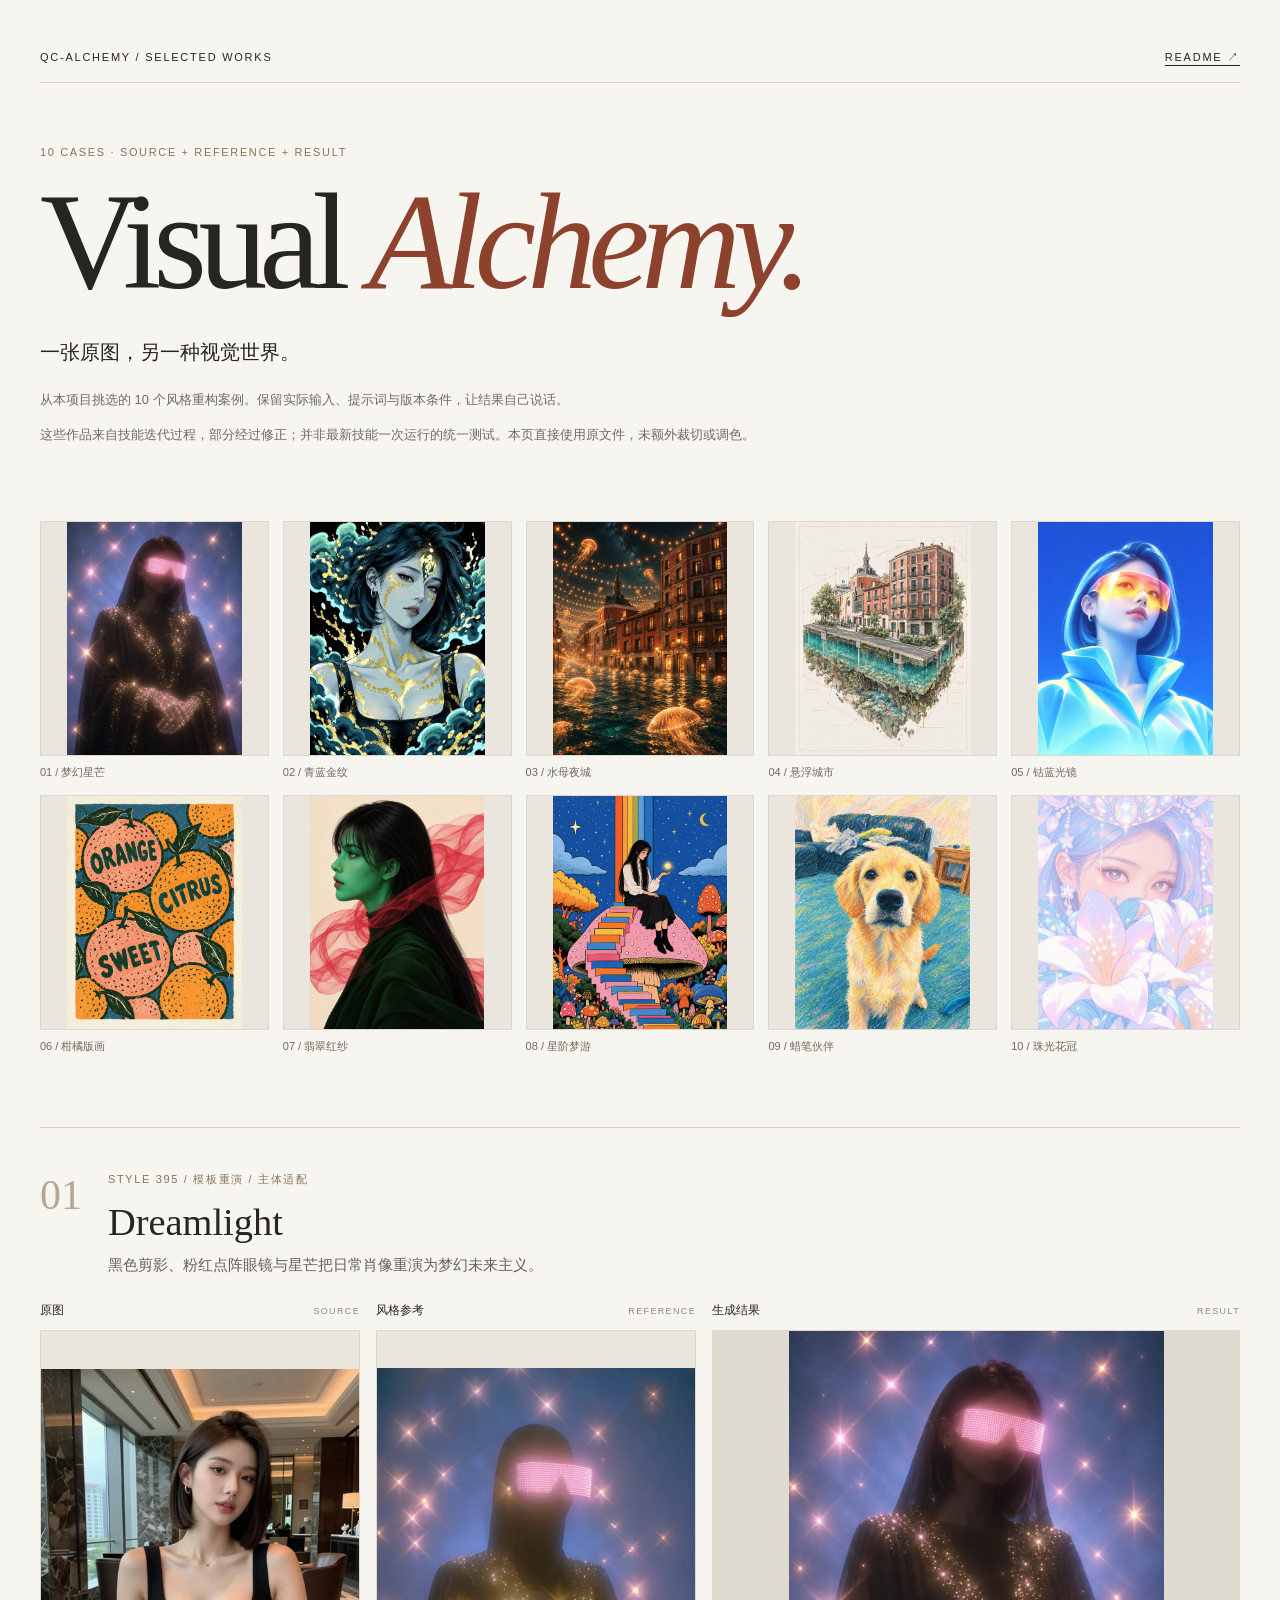
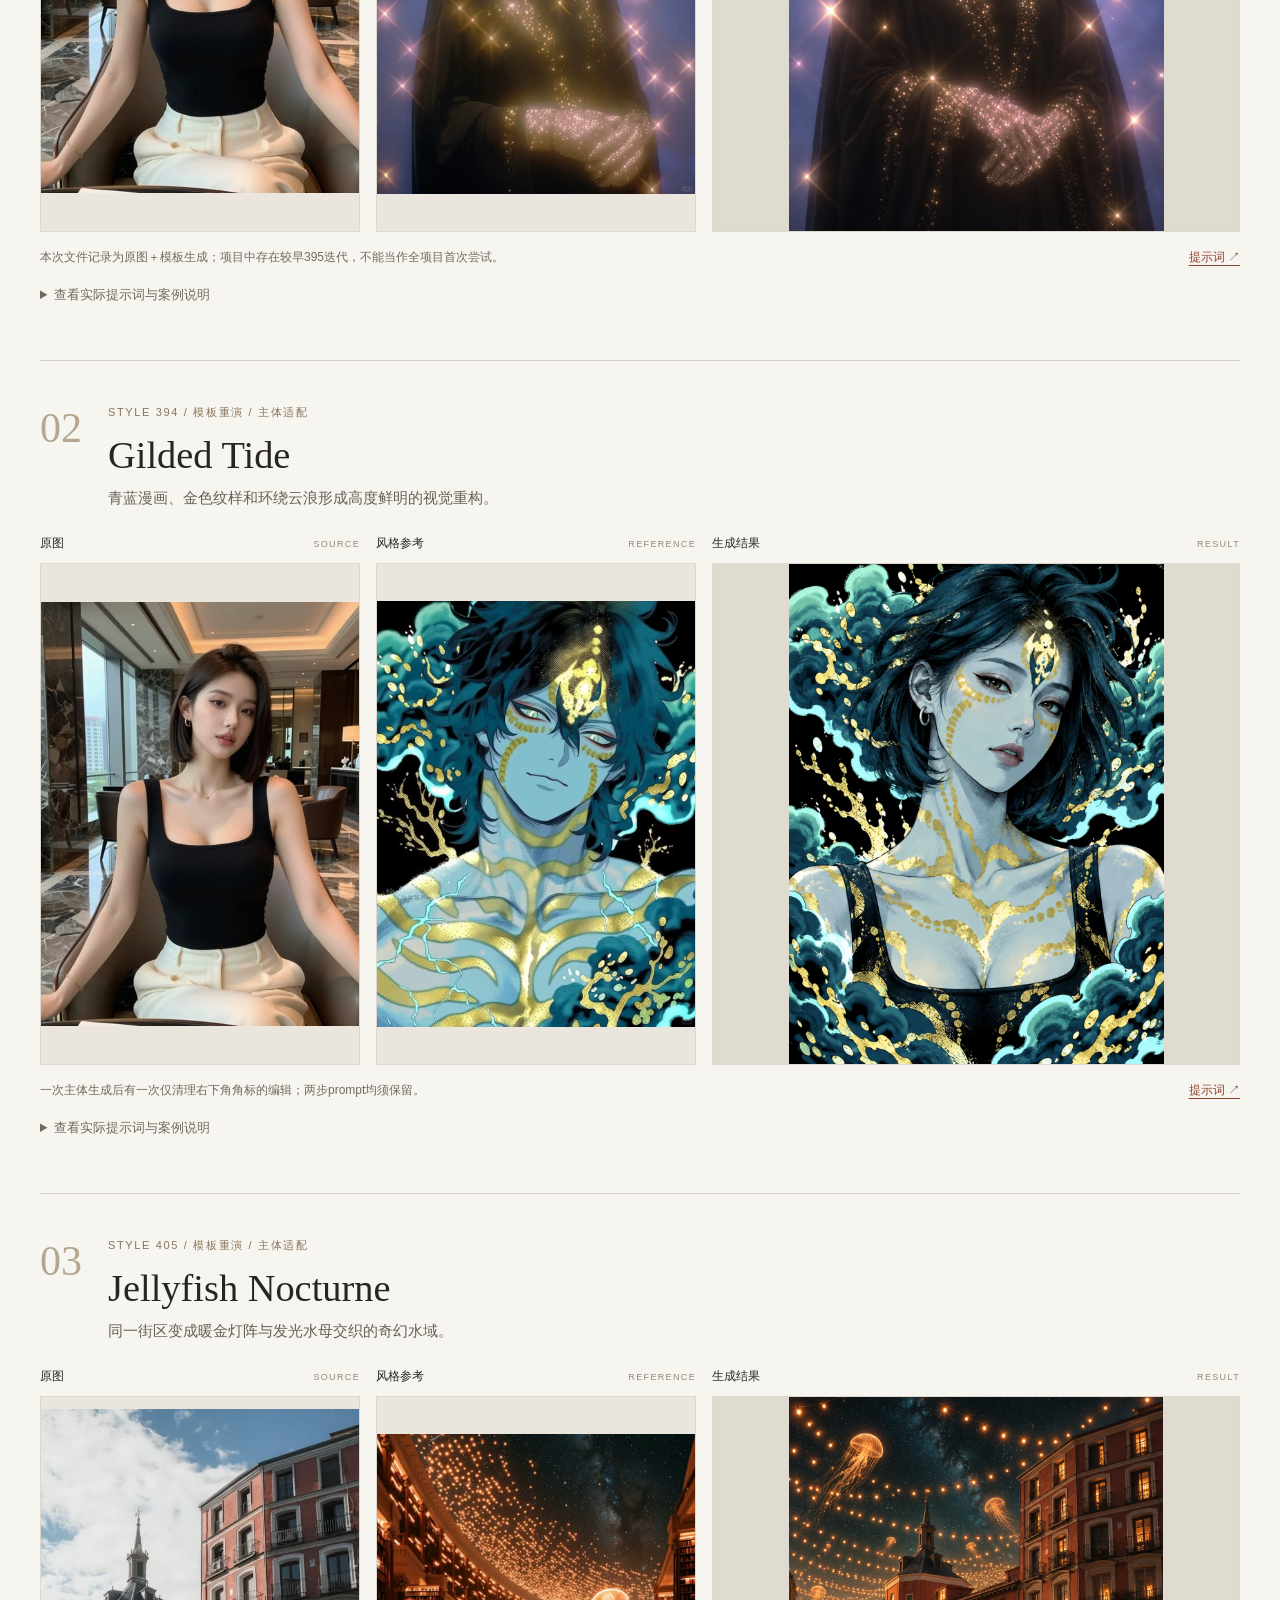
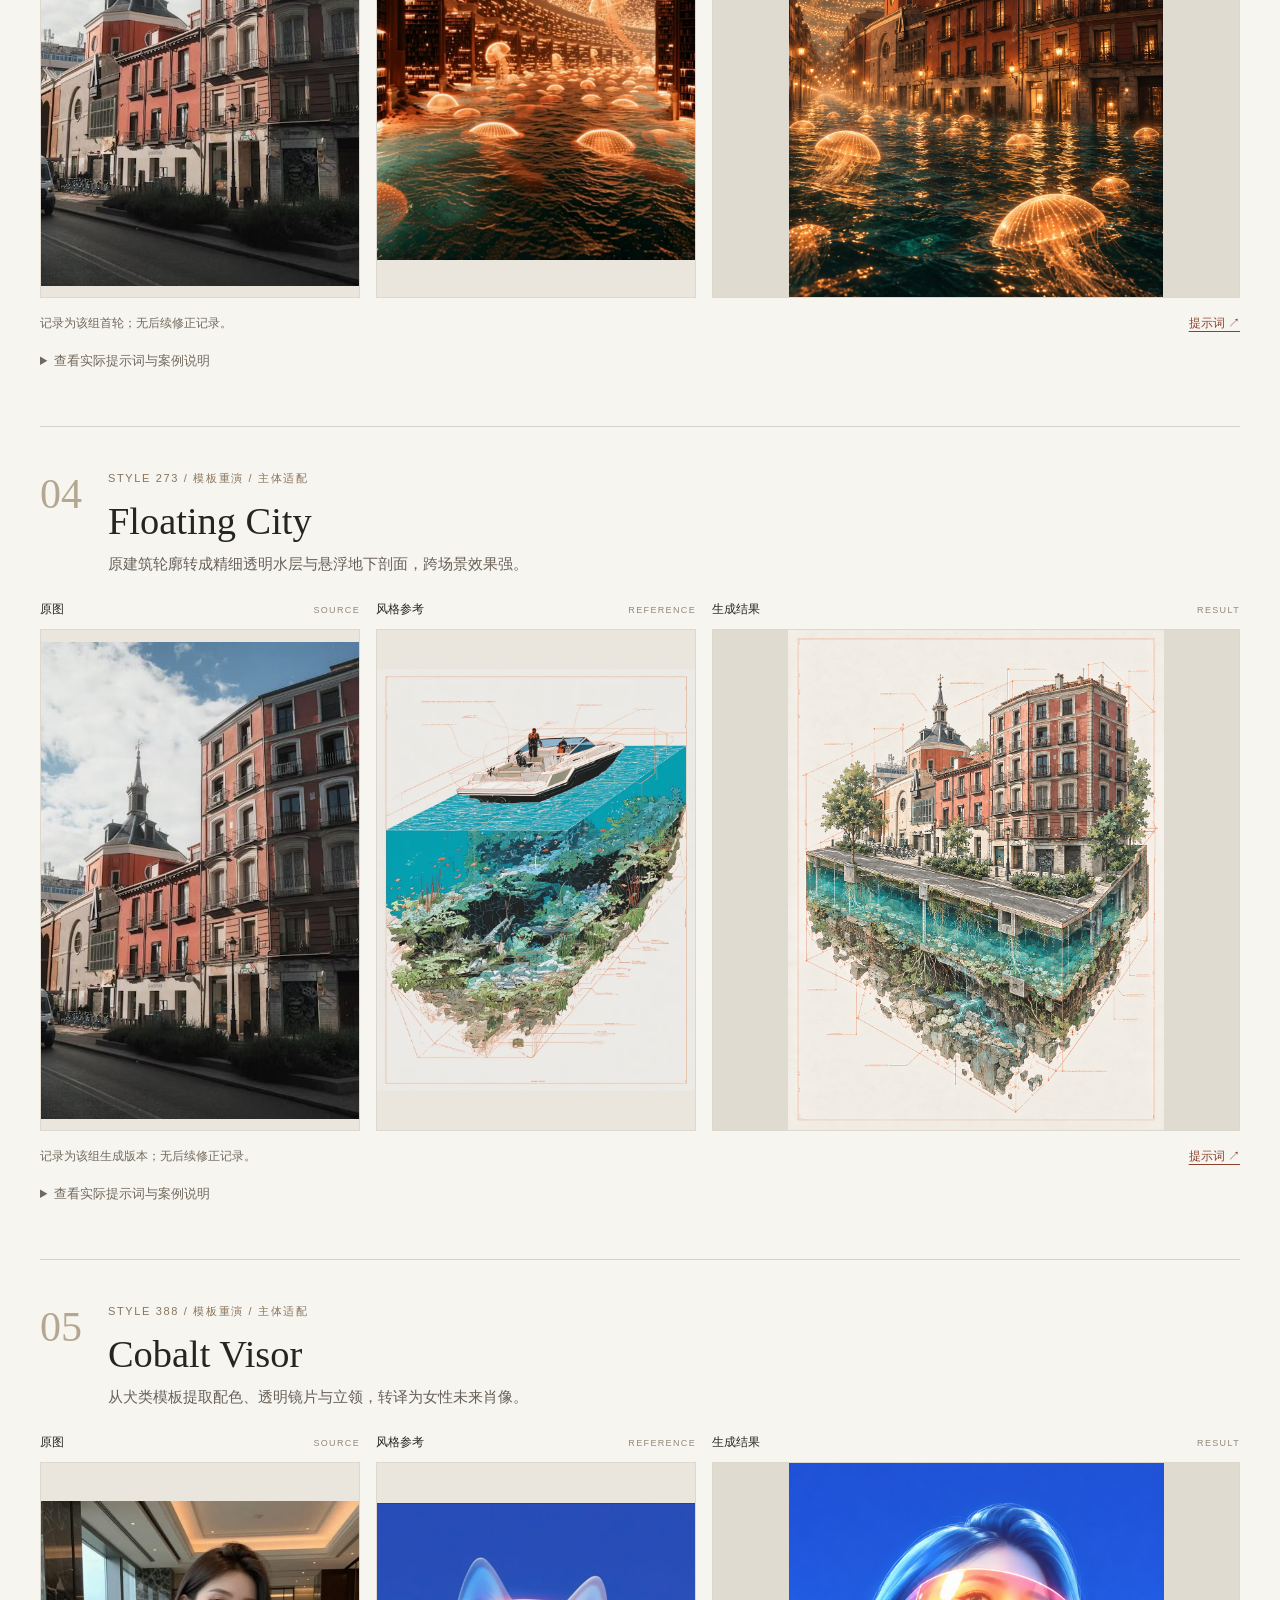
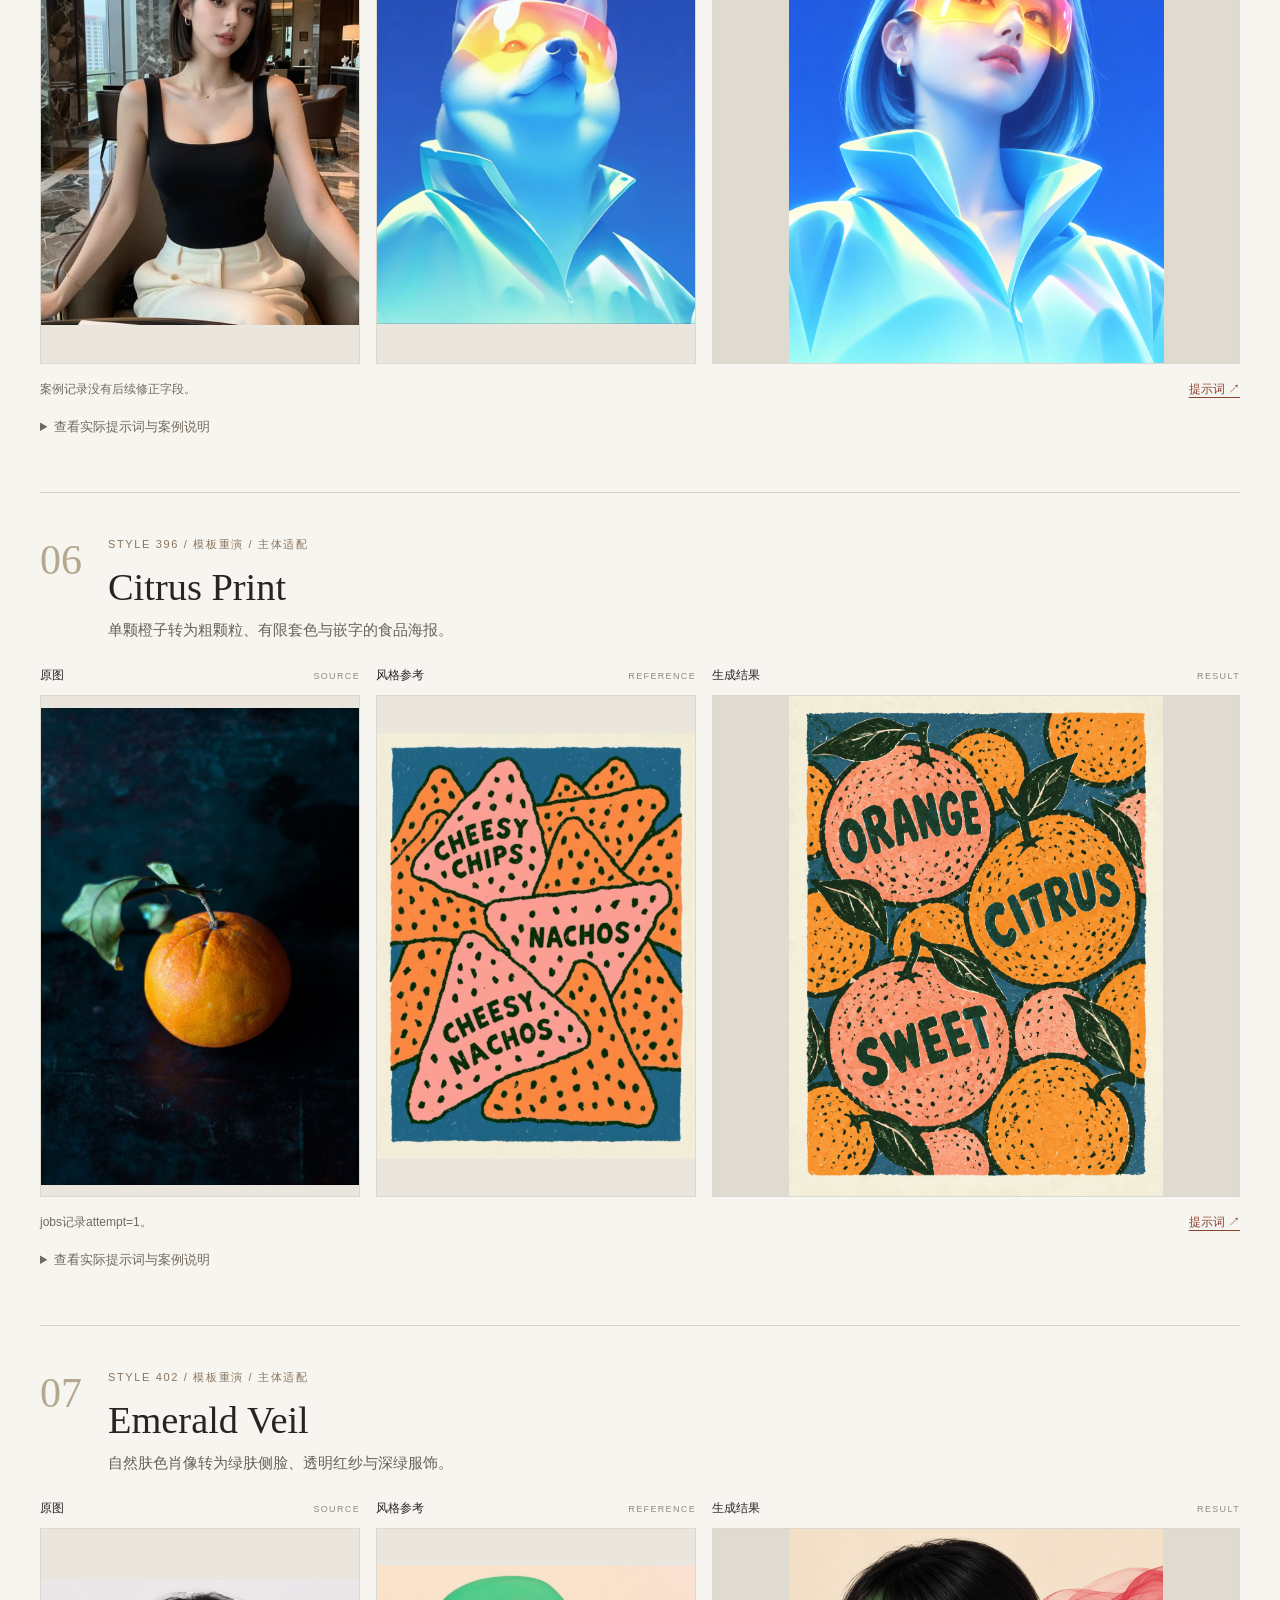
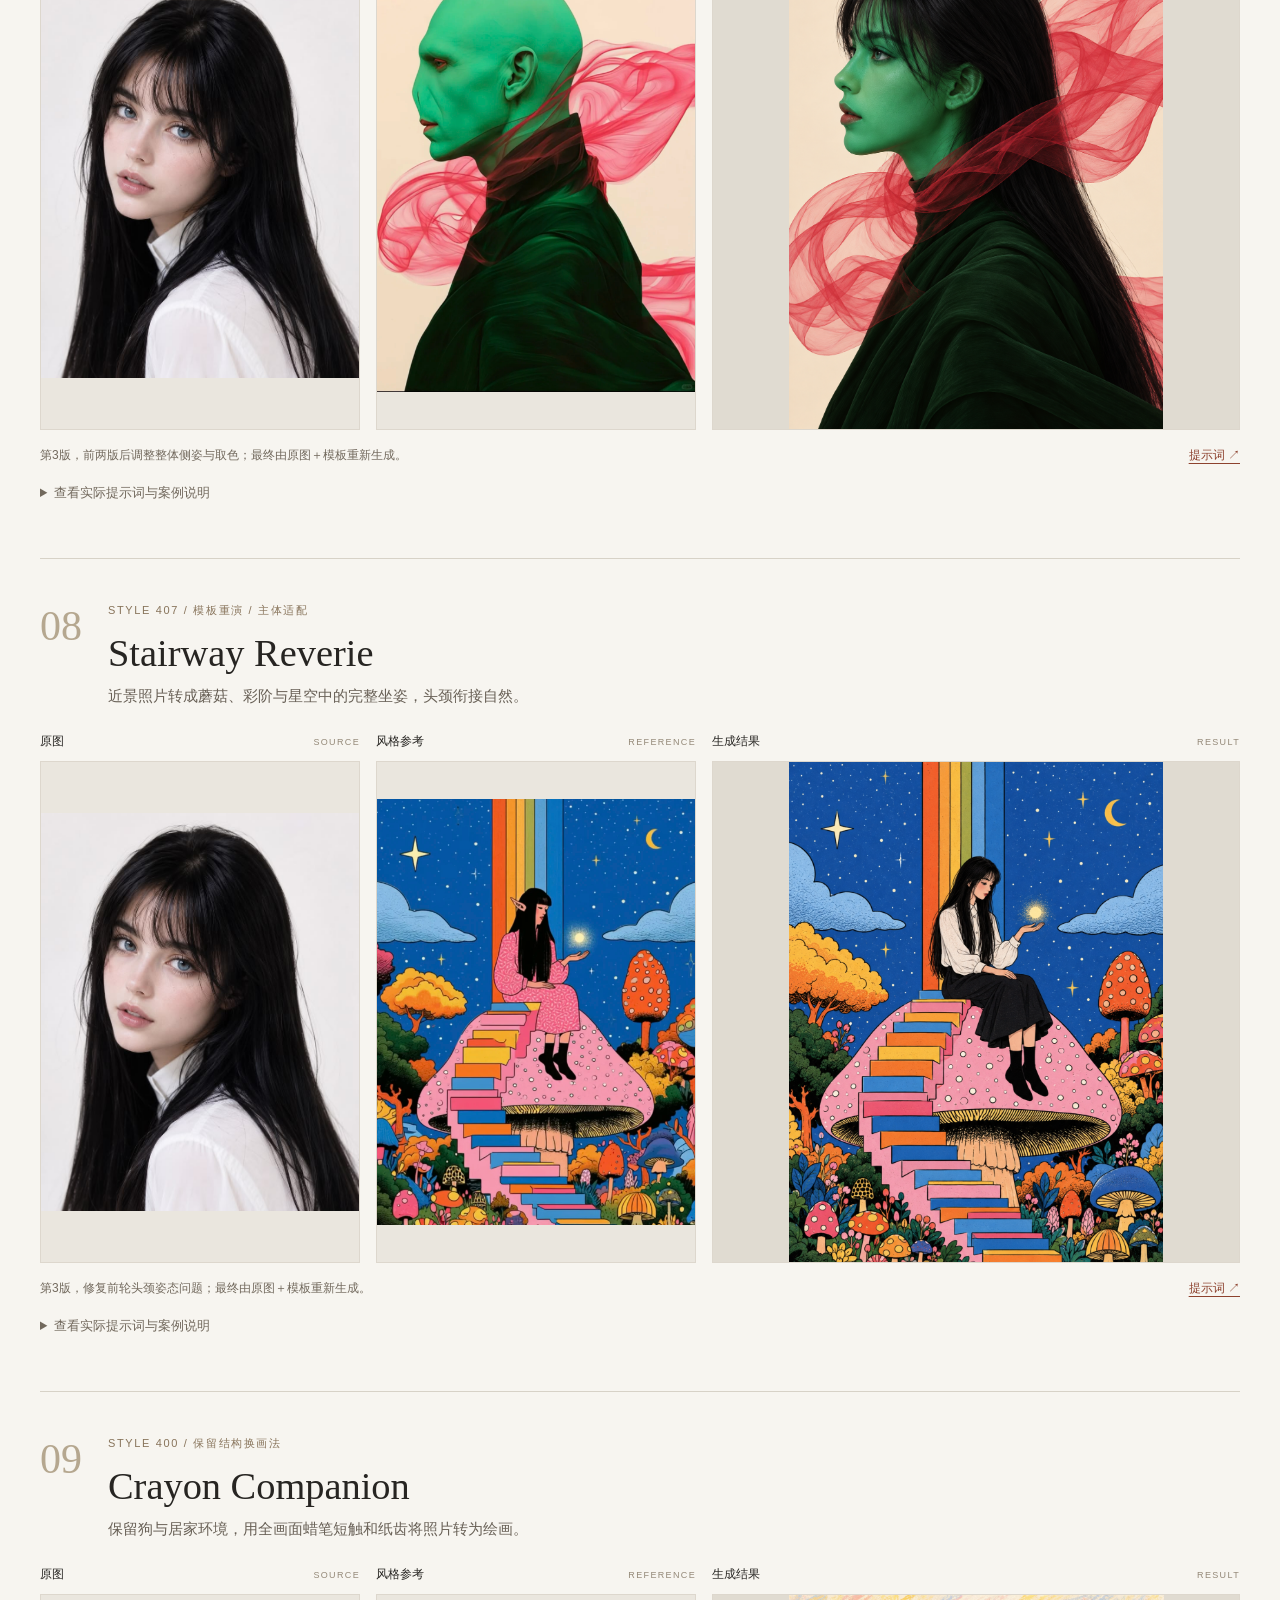
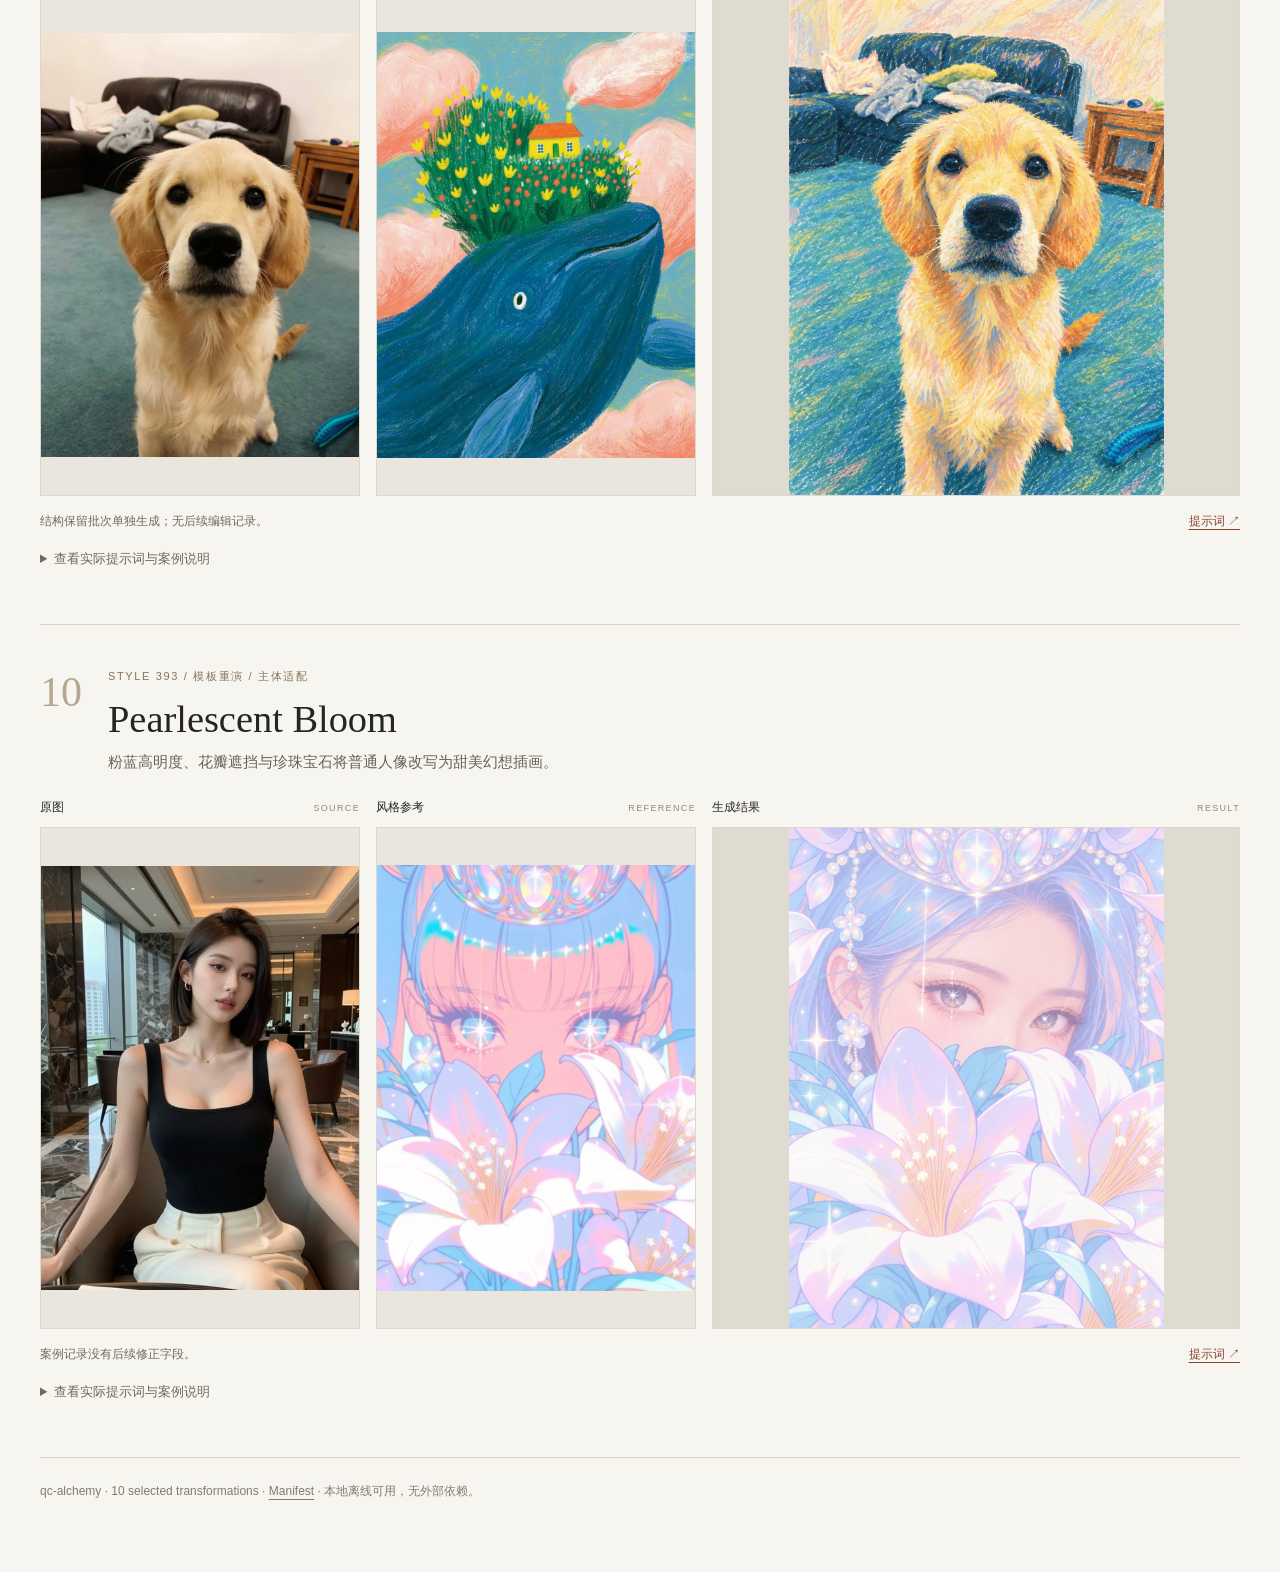
<file: examples/alchemy/index.html>
<!doctype html><html lang="zh-CN"><head><meta charset="utf-8"><meta name="viewport" content="width=device-width,initial-scale=1"><title>qc-alchemy — 10 Selected Transformations</title><style>*{box-sizing:border-box}html{scroll-behavior:smooth;scroll-padding-top:25px}body{margin:0;background:#f7f5f0;color:#272522;font:15px/1.65 -apple-system,BlinkMacSystemFont,"Segoe UI",sans-serif}a{color:inherit;text-underline-offset:4px}main{max-width:1320px;margin:auto;padding:48px 40px 70px}.topline{display:flex;justify-content:space-between;border-bottom:1px solid #d7d2c7;padding-bottom:16px;font-size:11px;letter-spacing:.16em}.hero{padding:60px 0 35px}.eyebrow{font-size:11px;letter-spacing:.15em;text-transform:uppercase;margin:0 0 10px;color:#88745b}h1{font:clamp(64px,11vw,138px)/1 Georgia,serif;letter-spacing:-.06em;margin:12px 0 25px}h1 em{font-weight:normal;color:#8d422e}.intro{font-size:20px;max-width:680px}.note{color:#706b63;font-size:13px;max-width:820px}.tiles{display:grid;grid-template-columns:repeat(5,1fr);gap:14px;margin:28px 0 72px}.tiles a{text-decoration:none}.tiles img{display:block;width:100%;height:235px;object-fit:contain;background:#eae6de;border:1px solid #ddd7cd}.tiles span{display:block;font-size:11px;margin-top:7px;color:#72695d}article{padding:42px 0 55px;border-top:1px solid #d7d2c7}.case-head{display:flex;gap:26px;margin-bottom:24px}.number{font:42px/1.2 Georgia,serif;color:#b5a78f}.case-head h2{font:clamp(25px,3vw,39px)/1.2 Georgia,serif;margin:0 0 8px}.description{margin:0;color:#686056}.comparison{display:grid;grid-template-columns:1fr 1fr 1.65fr;gap:16px;align-items:start}figure{margin:0;min-width:0}figcaption{display:flex;justify-content:space-between;align-items:center;margin-bottom:9px;font-size:12px}figcaption small{font-size:9px;letter-spacing:.15em;color:#948978}figure a{display:block;background:#eae6de;border:1px solid #ddd7cd}figure img{display:block;width:100%;height:500px;object-fit:contain}.result a{background:#e0dbd1}.case-foot{display:flex;justify-content:space-between;gap:20px;margin:16px 0;font-size:12px;color:#72695d}.case-foot a{white-space:nowrap;color:#8d422e}details{font-size:13px;color:#72695d}summary{cursor:pointer}pre{white-space:pre-wrap;overflow-wrap:anywhere;line-height:1.8;padding:22px;background:#ede9e0;border-radius:4px;color:#3f3b35;font:13px/1.8 ui-monospace,monospace}footer{border-top:1px solid #d7d2c7;padding-top:24px;font-size:12px;color:#857a6d}@media(max-width:800px){main{padding:25px 18px}.hero{padding-top:35px}.tiles{grid-template-columns:repeat(2,1fr);gap:12px;margin-bottom:35px}.tiles img{height:240px}.comparison{grid-template-columns:1fr 1fr;gap:12px}.result{grid-column:1/-1}.comparison img{height:260px}.result img{height:auto;max-height:720px}.case-head{gap:15px}.case-foot{display:block}.case-foot a{display:block;margin-top:6px}.topline{font-size:9px}.intro{font-size:17px}}@media(prefers-reduced-motion:reduce){html{scroll-behavior:auto}}</style></head><body><main><div class="topline"><span>QC-ALCHEMY / SELECTED WORKS</span><a href="README.md">README ↗</a></div><section class="hero"><p class="eyebrow">10 CASES · SOURCE + REFERENCE + RESULT</p><h1>Visual <em>Alchemy.</em></h1><p class="intro">一张原图，另一种视觉世界。</p><p class="note">从本项目挑选的 10 个风格重构案例。保留实际输入、提示词与版本条件，让结果自己说话。</p><p class="note">这些作品来自技能迭代过程，部分经过修正；并非最新技能一次运行的统一测试。本页直接使用原文件，未额外裁切或调色。</p></section><nav class="tiles" aria-label="案例索引"><a href="#case-395"><img src="01-395/result.png" alt="Dreamlight" loading="lazy"><span>01 / 梦幻星芒</span></a><a href="#case-394"><img src="02-394/result.png" alt="Gilded Tide" loading="lazy"><span>02 / 青蓝金纹</span></a><a href="#case-405"><img src="03-405/result.png" alt="Jellyfish Nocturne" loading="lazy"><span>03 / 水母夜城</span></a><a href="#case-273"><img src="04-273/result.png" alt="Floating City" loading="lazy"><span>04 / 悬浮城市</span></a><a href="#case-388"><img src="05-388/result.png" alt="Cobalt Visor" loading="lazy"><span>05 / 钴蓝光镜</span></a><a href="#case-396"><img src="06-396/result.png" alt="Citrus Print" loading="lazy"><span>06 / 柑橘版画</span></a><a href="#case-402"><img src="07-402/result.png" alt="Emerald Veil" loading="lazy"><span>07 / 翡翠红纱</span></a><a href="#case-407"><img src="08-407/result.png" alt="Stairway Reverie" loading="lazy"><span>08 / 星阶梦游</span></a><a href="#case-400"><img src="09-400/result.png" alt="Crayon Companion" loading="lazy"><span>09 / 蜡笔伙伴</span></a><a href="#case-393"><img src="10-393/result.png" alt="Pearlescent Bloom" loading="lazy"><span>10 / 珠光花冠</span></a></nav><article id="case-395"><header class="case-head"><div class="number">01</div><div><p class="eyebrow">STYLE 395 / 模板重演 / 主体适配</p><h2>Dreamlight</h2><p class="description">黑色剪影、粉红点阵眼镜与星芒把日常肖像重演为梦幻未来主义。</p></div></header><div class="comparison"><figure class="source"><figcaption><span>原图</span><small>SOURCE</small></figcaption><a href="01-395/source.jpg" target="_blank"><img src="01-395/source.jpg" alt="梦幻星芒 · 原图" loading="lazy"></a></figure><figure class="reference"><figcaption><span>风格参考</span><small>REFERENCE</small></figcaption><a href="01-395/reference.webp" target="_blank"><img src="01-395/reference.webp" alt="梦幻星芒 · 风格参考" loading="lazy"></a></figure><figure class="result"><figcaption><span>生成结果</span><small>RESULT</small></figcaption><a href="01-395/result.png" target="_blank"><img src="01-395/result.png" alt="梦幻星芒 · 生成结果" loading="lazy"></a></figure></div><div class="case-foot"><span>本次文件记录为原图＋模板生成；项目中存在较早395迭代，不能当作全项目首次尝试。</span><a href="01-395/prompt.txt" download>提示词 ↗</a></div><details><summary>查看实际提示词与案例说明</summary><p>面部按设计藏于阴影，不能据此验证精确五官身份；手部叠放可读。</p><pre>Use case: style-transfer
输入图1是待转换的原图 hanfeng-influencer-06.jpg，提供同一位成年女性的头部外轮廓、短发轮廓、肩颈和体型比例。输入图2是风格码395参考图，提供构图、姿态、明暗、服饰配件、背景及成像风格。生成单张竖幅作品。以图1人物重演图2的视觉机制，不复制图2人物；允许重建服饰、手势、机位与背景。面部按模板隐藏，不要求清晰五官或正面补光。下列为本次风格转换提示词：

将输入主体重构为复古柔焦的梦幻未来主义肖像，以“深黑剪影、粉红点阵发光装饰、香槟金碎钻、蓝紫雾面背景、十字星芒”建立整体风格。保留主体具有辨识度的外轮廓与比例，允许重新组织姿态、服饰、配件和场景，使明暗分布与发光区域共同形成画面。

采用竖幅、中近景、居中构图，主体占据画面大部分高度，两侧保留适量背景。人物以正面略偏转的姿态出现，双手在腹部自然交叠；用垂坠的黑色罩袍、头部包覆与暗色面部形成连续的大暗面，五官隐入阴影，仅隐约读出头部朝向与鼻部起伏，不补亮成清晰的常规人像。黑色织物保持柔软褶皱与低反光，肩部、胸前和袖口分布细碎的香槟金与浅粉色闪点，装饰沿衣料走势疏密变化，保留足够完整的黑色区域。

在眼部添加宽大的横向粉红发光护目镜，略微包裹面部，两侧延伸，中间留出鼻梁缺口。镜面由密集、规则排列的细小亮点组成，点阵结构透过柔光仍然可辨；中心亮点接近粉白，外围扩散成玫粉色光晕，成为画面最醒目的亮区。双手覆盖细密闪钻般的浅粉金装饰，交叠手部构成下方次级亮区，与眼部形成上下呼应；胸肩亮点更稀疏，不能将全身照亮。

背景采用低饱和灰蓝、雾蓝和淡紫色交融的朦胧色场，主体后方略亮，边缘稍暗，不呈现具体环境。前后空间散布大小不一、疏密错落的粉白与淡金色四角十字星芒，亮芯小而集中，斜向光刺细长柔软，外围带宽而淡的光晕；部分星芒与衣服、手部的闪点对应，部分悬浮在背景中，形成有纵深的闪耀层次。

整体使用明显的柔焦、光晕扩散与轻微颗粒，呈现旧式光学星光镜下的梦幻时装影像质感。亮部柔软溢出，暗部深沉含蓄，轮廓可读但不过度锐利。色彩集中于黑、雾蓝、玫粉和香槟金，避免满屏霓虹、清晰科幻城市、硬质机械盔甲、镜面塑料皮肤、均匀撒满的亮片和大面积纯白过曝。不添加文字或水印。
</pre><p><a href="01-395/case.json">完整输入顺序与校验值</a></p></details></article><article id="case-394"><header class="case-head"><div class="number">02</div><div><p class="eyebrow">STYLE 394 / 模板重演 / 主体适配</p><h2>Gilded Tide</h2><p class="description">青蓝漫画、金色纹样和环绕云浪形成高度鲜明的视觉重构。</p></div></header><div class="comparison"><figure class="source"><figcaption><span>原图</span><small>SOURCE</small></figcaption><a href="02-394/source.jpg" target="_blank"><img src="02-394/source.jpg" alt="青蓝金纹 · 原图" loading="lazy"></a></figure><figure class="reference"><figcaption><span>风格参考</span><small>REFERENCE</small></figcaption><a href="02-394/reference.webp" target="_blank"><img src="02-394/reference.webp" alt="青蓝金纹 · 风格参考" loading="lazy"></a></figure><figure class="result"><figcaption><span>生成结果</span><small>RESULT</small></figcaption><a href="02-394/result.png" target="_blank"><img src="02-394/result.png" alt="青蓝金纹 · 生成结果" loading="lazy"></a></figure></div><div class="case-foot"><span>一次主体生成后有一次仅清理右下角角标的编辑；两步prompt均须保留。</span><a href="02-394/prompt.txt" download>提示词 ↗</a></div><details><summary>查看实际提示词与案例说明</summary><p>输出五官比模板更精细；最终版本已局部清除复制的角标。</p><p><a href="02-394/before-cleanup.png">清理前输入</a> · <a href="02-394/cleanup-prompt.txt">后续编辑词</a></p><pre>Use case: style-transfer
输入图1是待转换的原图 hanfeng-influencer-06.jpg，提供同一位成年女性的脸型、五官比例、短发长度及肩颈体型特征。输入图2是风格码394参考图，提供紧凑肖像构图、漫画画法、青蓝与金色配色、纹样和卷曲云浪。生成单张竖幅作品。用图1女性适配图2，保留其女性形象和可辨认五官，不变成参考图中的男性。短发允许按漫画画法整理为卷曲的流动发束，但保留原图短发大轮廓。服装适配原图黑色方领背心，纹样可沿露出的肩颈与衣料延展，构图可裁切至上胸，姿态和背景按模板重构。下列为本次风格转换提示词：

将输入主体转换为具有神秘异界气质的日式幻想漫画插画，以“浅青蓝主体、深孔雀蓝流动形体、纯黑负空间、浅金色装饰纹样、薄荷青亮边”建立视觉体系。保留主体可辨识的形态特征，将细节转译为清晰线稿、分区平涂与细密印刷网点，允许根据画面需要调整构图、姿态和装饰。

采用紧凑的竖幅近景构图，主体居中并占据大部分画面，顶部和两侧适度裁切，形成贴近观看者的视觉张力。人物题材以头部、肩颈和上胸为主要范围，头部轻微倾斜，眼神平静、半垂而具有凝视感；发束呈宽窄交错的弧形与尖端卷曲，向上及两侧舒展。用头部、肩部与前景装饰的相互遮挡建立层次，不依赖写实景深。

主体亮面使用偏灰的浅青蓝，阴影使用蓝灰与深青色，深色头发或对应结构使用孔雀蓝与近黑色。以深蓝黑轮廓线界定形体，外轮廓明确，内部线条更细；在转折、褶皱、发丝和阴影边缘加入顺着结构走向的短排线。大部分区域保持平整色块，只在局部转折加入有限的柔和过渡，呈现精细漫画着色与装饰性版画相结合的质感。

将浅柠檬金色纹样作为第二视觉系统：主体上部设置集中的符号状亮区，外围以细碎颗粒和网点过渡；较小的金色短节、椭圆点与弧形纹饰沿局部轮廓排列，下部使用更宽的分叉曲线形成呼应。人物面部纹样沿眼下与面颊分布，肩胸纹样顺着锁骨、胸部和躯干结构展开，具有近似对称但不完全机械复制的节奏。金色呈颗粒化的箔印与油墨叠印效果，兼有暗金底色和浅黄亮点，不做厚重金属浮雕或光滑镜面镀金。

背景以纯黑色为底，用深青、蓝绿和孔雀蓝的卷曲云浪状形体环绕主体，轮廓鼓起、回卷、分叉，在形体之间保留清晰黑色空隙。部分边缘以明亮薄荷青勾出不连续的发光线，内部保留细密弧形纹理；金色小颗粒、椭圆斑点与分枝状飞溅穿插其中。让少量云浪进入前景并遮挡主体下缘，形成包围感。主体表面可穿过少量细窄、不规则分叉的浅青亮线，与大面积金色曲纹形成粗细对照。

整体保持冷蓝青主导、浅金点亮、黑色压住背景的色彩关系。光感主要来自色块明度对比、局部浅金亮点和青色边缘，细密网点集中在金纹、阴影交界及装饰过渡处，保留干净的浅蓝平涂区域。避免全画面柔焦、摄影皮肤、三维塑料质感、满屏霓虹光晕、彩虹配色，以及用均匀噪点覆盖所有细节。不添加文字、水印或无关符号。
</pre><p><a href="02-394/case.json">完整输入顺序与校验值</a></p></details></article><article id="case-405"><header class="case-head"><div class="number">03</div><div><p class="eyebrow">STYLE 405 / 模板重演 / 主体适配</p><h2>Jellyfish Nocturne</h2><p class="description">同一街区变成暖金灯阵与发光水母交织的奇幻水域。</p></div></header><div class="comparison"><figure class="source"><figcaption><span>原图</span><small>SOURCE</small></figcaption><a href="03-405/source.jpg" target="_blank"><img src="03-405/source.jpg" alt="水母夜城 · 原图" loading="lazy"></a></figure><figure class="reference"><figcaption><span>风格参考</span><small>REFERENCE</small></figcaption><a href="03-405/reference.webp" target="_blank"><img src="03-405/reference.webp" alt="水母夜城 · 风格参考" loading="lazy"></a></figure><figure class="result"><figcaption><span>生成结果</span><small>RESULT</small></figcaption><a href="03-405/result.png" target="_blank"><img src="03-405/result.png" alt="水母夜城 · 生成结果" loading="lazy"></a></figure></div><div class="case-foot"><span>记录为该组首轮；无后续修正记录。</span><a href="03-405/prompt.txt" download>提示词 ↗</a></div><details><summary>查看实际提示词与案例说明</summary><p>重建道路为水面并增加奇幻元素，属于模板重演，不是严格保留结构。</p><pre>Use case: style-transfer
输入图1是普通街道，提供红褐立面、窗阳台网格、左侧尖塔和街道走向。输入图2是风格码405参考图，提供暖灯阵列、深青水面、发光水母和奇幻空间纵深。允许夜景与水面重构、清除车辆等临时杂物；保留源建筑身份，不把街区替换为图书馆。生成单张竖幅作品，比例与图2接近。不要制作对照拼图。下列为本次风格转换提示词：

将输入空间重构为具有电影写实感的奇幻水域场景，以“暖金细密灯点、深青绿色水面、铜棕建筑、半透明金橙水母”形成冷暖对照。变化作用于场景的空间和照明，而不只是表面色调。

沿源街道的方向建立前景、中景和远景，保留红褐建筑、右侧阳台阵列以及左侧尖塔的可辨轮廓。道路转为与建筑基部相接的浅水通道，水位不淹没整座楼，车辆和临时街面杂物被清除。前景水面较暗且占据下部，远处街巷收窄，建筑仍承担空间边界。

在两侧建筑之间悬挂大量细小暖灯，灯串形成向远处汇聚的弧线。近处能辨认独立小灯，远处逐渐成为密集而柔和的金色点阵。窗洞和部分阳台有低强度暖光，但保留大面积暗墙，以免所有亮点变成均匀噪声。

水母的伞盖呈半透明琥珀金色，内部细放射纹与边缘亮圈可辨，纤细触须垂入水面或空气。近景少量较大的水母，中远景渐小、渐密，水面倒影随波纹打碎。发光边缘带柔光扩散，半透明区域仍能看到后方暗水和暖点，不做实心灯泡或塑料玩具。

深青水面反射金灯与红褐立面，亮部是碎裂的暖色长纹，暗部保留厚重蓝绿层次。局部轻雾连接灯、水母与建筑，细节由近到远柔化，形成梦境般真实空间。避免直接复制书架、整齐对称换成另一座建筑、霓虹赛博城市和过度清晰建筑效果图。
</pre><p><a href="03-405/case.json">完整输入顺序与校验值</a></p></details></article><article id="case-273"><header class="case-head"><div class="number">04</div><div><p class="eyebrow">STYLE 273 / 模板重演 / 主体适配</p><h2>Floating City</h2><p class="description">原建筑轮廓转成精细透明水层与悬浮地下剖面，跨场景效果强。</p></div></header><div class="comparison"><figure class="source"><figcaption><span>原图</span><small>SOURCE</small></figcaption><a href="04-273/source.jpg" target="_blank"><img src="04-273/source.jpg" alt="悬浮城市 · 原图" loading="lazy"></a></figure><figure class="reference"><figcaption><span>风格参考</span><small>REFERENCE</small></figcaption><a href="04-273/reference.webp" target="_blank"><img src="04-273/reference.webp" alt="悬浮城市 · 风格参考" loading="lazy"></a></figure><figure class="result"><figcaption><span>生成结果</span><small>RESULT</small></figcaption><a href="04-273/result.png" target="_blank"><img src="04-273/result.png" alt="悬浮城市 · 生成结果" loading="lazy"></a></figure></div><div class="case-foot"><span>记录为该组生成版本；无后续修正记录。</span><a href="04-273/prompt.txt" download>提示词 ↗</a></div><details><summary>查看实际提示词与案例说明</summary><p>地下结构及细小标注是艺术想象，不是可用工程图。</p><pre>Use case: style-transfer
输入图1是普通街道原图，提供右侧红褐阳台楼、左侧低楼尖塔、道路和绿化的可辨识特征。输入图2是风格码273参考图，提供悬浮剖切构图、青绿透明层、细密有机纹理和工程制图语言。以街区适配模板，允许重建视角、裁切及不可见的概念地下结构；保留建筑身份和相对关系，不复制游艇、海洋及珊瑚。地下结构只是艺术想象。生成单张竖幅作品，比例与图2接近。不要制作对照拼图。下列为本次风格转换提示词：

将输入场景重构为一张建筑剖面与生态概念设计结合的竖幅图谱，以“暖白纸底、青绿透明层、细密灰绿结构、极细赭橙辅助线”建立整体视觉体系。场景应成为一个有厚度、边界清楚的悬浮切片，而非平面照片套色。

采用三分之四俯视的轴测式构图，主体为居中的长方形街区切片，上方保留建筑、街道和绿化，下方露出切开的土壤、根系与岩石层。右侧红褐楼房的阳台网格和左侧尖塔是本次内容识别锚点；在新视角中仍保持二者的相对关系。将一层青绿地下含水层放在道路下方，使通透色块、坚实建筑和碎裂岩土形成不同密度的结构层。底边不必整齐，岩土以不规则碎层收束，整体与背景之间留出明确空隙。

大面积水体或透明结构使用湖蓝、青绿和孔雀蓝，垂直切面边界清楚，内部隐约读出下层的根系和灰绿岩土。建筑以奶油白、灰米、原有红墙的低饱和色面与深青细线表现，阳台、窗洞和转角依靠线密度建立体积，不做镜面商业渲染。含水层上表面加入密集但细小的浅色短线，下方有机区域用碎笔触、叶状小块、点簇和不等长细线交织。

外围保留宽阔暖白负空间。淡赭色尺寸辅助线、节点、短引线和极细外框沿切片角点及建筑节点展开，线条透明而克制，不形成抢眼网格，不遮挡主体。只画制图标记，不添加虚构可读说明和精确工程数据。

材质呈细墨线、水粉薄色和旧工程纸的混合效果，局部有轻微纸纹、印刷颗粒及手绘不齐，整体保持明亮、低对比、精密但有机。避免将街区换成海景、添加游艇或珊瑚，避免厚重黑描边、写实摄影光斑、霓虹渐变和玩具塑料感。
</pre><p><a href="04-273/case.json">完整输入顺序与校验值</a></p></details></article><article id="case-388"><header class="case-head"><div class="number">05</div><div><p class="eyebrow">STYLE 388 / 模板重演 / 主体适配</p><h2>Cobalt Visor</h2><p class="description">从犬类模板提取配色、透明镜片与立领，转译为女性未来肖像。</p></div></header><div class="comparison"><figure class="source"><figcaption><span>原图</span><small>SOURCE</small></figcaption><a href="05-388/source.jpg" target="_blank"><img src="05-388/source.jpg" alt="钴蓝光镜 · 原图" loading="lazy"></a></figure><figure class="reference"><figcaption><span>风格参考</span><small>REFERENCE</small></figcaption><a href="05-388/reference.webp" target="_blank"><img src="05-388/reference.webp" alt="钴蓝光镜 · 风格参考" loading="lazy"></a></figure><figure class="result"><figcaption><span>生成结果</span><small>RESULT</small></figcaption><a href="05-388/result.png" target="_blank"><img src="05-388/result.png" alt="钴蓝光镜 · 生成结果" loading="lazy"></a></figure></div><div class="case-foot"><span>案例记录没有后续修正字段。</span><a href="05-388/prompt.txt" download>提示词 ↗</a></div><details><summary>查看实际提示词与案例说明</summary><p>人脸比参考犬模板更写实；跨物种适配有意改变形体。</p><pre>Use case: style-transfer。用图1成年女性作为唯一主体，以图2作为构图、配色、光照、材料和配件参考，输出一张竖幅独立图。图2中的犬只是模板载体，不要画犬，不移植犬耳、口鼻、毛发或身体。保留图1女性的椭圆偏窄脸形、杏形眼、鼻唇关系、微尖下颌、侧分下颌长度短发与修长肩颈，统一转译为圆润精致的三维插画体块。
采用低机位仰视胸像，女性居中，肩部延伸至底边两侧，头顶与画框之间留一小段钴蓝空白。下巴微扬，脸轻转向一侧，眼睛望向略高处，形成自信安静姿态；不用原照片坐姿与酒店环境。短发保留侧分和长度，转成青蓝色柔滑发束，分块简洁但发型可读，不加尖耳或头顶装饰。
背景是干净饱和的钴蓝色场，允许极轻微明度变化，不出现城市、星空或家具。脸、脖颈和头发以明亮天蓝和青蓝为基底，正面和上部形成奶白与浅青大块柔和亮面，鼻下及下颌阴影为深蓝，不能保留自然肤色成为普通彩色滤镜。材料柔滑圆润，脸部体积转折充分，不做金属镜面或漫画描边。
眼部佩戴宽幅一体弧面透明护目镜，横跨两眼并略包覆两侧，不带粗重黑框。镜片中心和下缘为柠檬黄与杏橙，向外侧和顶部过渡到珊瑚粉；眼睛透过暖色透明镜片隐约可读，鼻子和嘴唇充分可见。镜片上有少量奶白宽条反射与一道细亮边，暖光略投到眉骨和颧部，不能遮成全黑墨镜。
服装重建为浅青蓝光滑立领外套，两片高衣领向上竖起，沿脸颈两侧形成坚实折面，下方交会成明显V形开口。领口与肩头有宽亮的浅青白反射，褶皱少而清楚，局部柔和粉紫反光。保持青蓝主体、钴蓝背景、黄橙粉镜片三块色彩关系。全图明亮、清爽、柔和，无颗粒噪声、深黑压暗、硬金属、额外人物、文字、标识或水印。</pre><p><a href="05-388/case.json">完整输入顺序与校验值</a></p></details></article><article id="case-396"><header class="case-head"><div class="number">06</div><div><p class="eyebrow">STYLE 396 / 模板重演 / 主体适配</p><h2>Citrus Print</h2><p class="description">单颗橙子转为粗颗粒、有限套色与嵌字的食品海报。</p></div></header><div class="comparison"><figure class="source"><figcaption><span>原图</span><small>SOURCE</small></figcaption><a href="06-396/source.jpg" target="_blank"><img src="06-396/source.jpg" alt="柑橘版画 · 原图" loading="lazy"></a></figure><figure class="reference"><figcaption><span>风格参考</span><small>REFERENCE</small></figcaption><a href="06-396/reference.webp" target="_blank"><img src="06-396/reference.webp" alt="柑橘版画 · 风格参考" loading="lazy"></a></figure><figure class="result"><figcaption><span>生成结果</span><small>RESULT</small></figcaption><a href="06-396/result.png" target="_blank"><img src="06-396/result.png" alt="柑橘版画 · 生成结果" loading="lazy"></a></figure></div><div class="case-foot"><span>jobs记录attempt=1。</span><a href="06-396/prompt.txt" download>提示词 ↗</a></div><details><summary>查看实际提示词与案例说明</summary><p>主动重复重排橙子并添加授权的ORANGE/CITRUS/SWEET文字。</p><pre>Use case: style-transfer
输入图1是带枝叶的橙子照片，提供略扁圆轮廓、短弯果梗、叶片和果皮孔隙。输入图2是风格码396参考图，提供重复食物图案、粗糙套色与嵌字结构。可重复、旋转和重排橙子单元，不必保留原图单颗数量；不复制三角薯片。文字只使用ORANGE、CITRUS、SWEET。生成单张竖幅作品，比例与图2接近。不要制作对照拼图。下列为本次风格转换提示词：

将输入食物转成一张粗颗粒的复古食品图形海报。用有限的粉桃、橙黄、深墨绿和蓝绿色套色，建立饱满的主体重复节奏；米白纸边包住画面，表现像纸面手工印刷而不是食品照片。

把橙子的圆形轮廓概括为略不规则的大块形状，大小交错地铺满画面，一部分从画幅边缘裁切，一部分互相压叠。每个可见果体连接短弯枝与少量叶形，枝叶的位置可以旋转变化，但不能变成三角脆片。较大的三颗作为排版承载区，小果体填补空隙。

果体交替使用淡粉桃和橙黄平涂，深墨绿轮廓有明显笔压变化、缺口与毛边。果皮孔隙转成不规则黑绿点簇，密度不均，不能像机械等距波点。叶片用深绿单色块与少量漏白筋线，蓝绿底色从果体之间露出，形成稳定的负空间。

三颗大果体内部各嵌一组准确英文大写“ORANGE”“CITRUS”“SWEET”，字形粗圆、略歪，像手刻印字，颜色为深墨绿。字可以分行与轻微倾斜以适应圆形边界，但必须完整清楚，不添加原模板薯片文案或其他品牌。

表面有可见纸纤维、颜料颗粒、少量色版错位和不均匀漏白，图像与文字共享同样印刷质感。避免照片式明暗、光滑矢量边界、三维包装袋或瓶子，保持内容可替换而图文关系明确。
</pre><p><a href="06-396/case.json">完整输入顺序与校验值</a></p></details></article><article id="case-402"><header class="case-head"><div class="number">07</div><div><p class="eyebrow">STYLE 402 / 模板重演 / 主体适配</p><h2>Emerald Veil</h2><p class="description">自然肤色肖像转为绿肤侧脸、透明红纱与深绿服饰。</p></div></header><div class="comparison"><figure class="source"><figcaption><span>原图</span><small>SOURCE</small></figcaption><a href="07-402/source.jpg" target="_blank"><img src="07-402/source.jpg" alt="翡翠红纱 · 原图" loading="lazy"></a></figure><figure class="reference"><figcaption><span>风格参考</span><small>REFERENCE</small></figcaption><a href="07-402/reference.webp" target="_blank"><img src="07-402/reference.webp" alt="翡翠红纱 · 风格参考" loading="lazy"></a></figure><figure class="result"><figcaption><span>生成结果</span><small>RESULT</small></figcaption><a href="07-402/result.png" target="_blank"><img src="07-402/result.png" alt="翡翠红纱 · 生成结果" loading="lazy"></a></figure></div><div class="case-foot"><span>第3版，前两版后调整整体侧姿与取色；最终由原图＋模板重新生成。</span><a href="07-402/prompt.txt" download>提示词 ↗</a></div><details><summary>查看实际提示词与案例说明</summary><p>绿色仍比模板偏黄、饱和度略低，未完全复刻参考肤色。</p><pre>Use case: style-transfer
输入图1提供女性的脸型、鼻唇关系、黑色长发和稀疏刘海身份线索；图2提供姿态、构图、绿肤红纱与材质。以图1女性重演图2，生成一张独立竖幅胸像，不拼图。脸和发型来自图1，允许改变头部角度、肤色、衣着、环境与照明。

采用模板的朝画面左侧的清楚侧面胸像。肩胸同样朝左侧，近侧肩在右下部，头颈沿胸廓方向自然竖立，下巴接近平水平，不回头看观者、不歪头。画面只显露近侧一只眼，另一只眼藏在鼻梁后；鼻尖、嘴唇与下颌形成连续侧面轮廓。按这个新角度重新表现原人物的鼻唇下巴特征，不贴用原照片的三分之二正脸。头部居于上半部，肩胸大面积填满下半部，脸朝向左侧留白。

肤色是本次最重要的色彩锚点：整个面部、耳朵和可见颈部呈现高饱和、偏青的浓翠绿色，绿色属于皮肤本身的局部颜色，不是浅薄的绿色灯光或叠在自然肤色上的半透明滤镜。以从参考图采样并转换到 sRGB 的 #00995F（RGB 0,153,95）作为面颊及大部分皮肤中间调目标；额头、鼻梁、颧骨受光面向 #51C989 过渡，下颌与背光面向 #038B50 及更深的同色相翠绿过渡。三个色号指导主要区域的颜色关系，保留连续的面部明暗、细腻毛孔和柔和哑光，不把皮肤涂成无体积的单色色块。较亮皮肤仍应鲜明饱和，尤其面颊不能退成 #709F70 那样的灰绿、鼠尾草绿或低饱和薄荷绿；避免米黄色肤色混入、灰白雾化和暖光把翠绿中和。保留黑色长发与稀疏刘海，刘海随侧面视角落在额前，两侧头发顺到耳后与背部，近侧耳可辨，发丝不要遮住侧脸轮廓；不复制模板光头或男性面孔。长发大部落在后肩，与墨绿衣料区分。

穿深墨绿高领垂坠衣装，颈部和肩背有柔软织物褶皱。半透明胭脂红与玫红薄纱在颈前疏松绕过，再向画面两侧展开，右上方形成宽阔的上扬波浪，左下方形成弯曲回环。薄纱由连续透光膜面、细皱和卷边构成，叠层部分更暗、更红，颈前透见绿肤和衣领，背景透过单层纱仍可见。纱不是实心红带、火焰或烟雾，不盖住鼻唇轮廓。

背景是干净平整的暖杏奶油色，无场景物体。整体以翠绿皮肤、墨绿衣装、通透红纱和杏色留白形成四块清楚的色彩关系；柔侧光建立细致体积，轮廓干净，保留细微颗粒和超现实时装肖像质感。只迁移画面，不复制参考图角落的平台印记。无文字、水印、额外人物。
</pre><p><a href="07-402/case.json">完整输入顺序与校验值</a></p></details></article><article id="case-407"><header class="case-head"><div class="number">08</div><div><p class="eyebrow">STYLE 407 / 模板重演 / 主体适配</p><h2>Stairway Reverie</h2><p class="description">近景照片转成蘑菇、彩阶与星空中的完整坐姿，头颈衔接自然。</p></div></header><div class="comparison"><figure class="source"><figcaption><span>原图</span><small>SOURCE</small></figcaption><a href="08-407/source.jpg" target="_blank"><img src="08-407/source.jpg" alt="星阶梦游 · 原图" loading="lazy"></a></figure><figure class="reference"><figcaption><span>风格参考</span><small>REFERENCE</small></figcaption><a href="08-407/reference.webp" target="_blank"><img src="08-407/reference.webp" alt="星阶梦游 · 风格参考" loading="lazy"></a></figure><figure class="result"><figcaption><span>生成结果</span><small>RESULT</small></figcaption><a href="08-407/result.png" target="_blank"><img src="08-407/result.png" alt="星阶梦游 · 生成结果" loading="lazy"></a></figure></div><div class="case-foot"><span>第3版，修复前轮头颈姿态问题；最终由原图＋模板重新生成。</span><a href="08-407/prompt.txt" download>提示词 ↗</a></div><details><summary>查看实际提示词与案例说明</summary><p>脸部为小尺寸概括侧面，不能验证精确虹膜和五官一致。</p><pre>Use case: style-transfer
输入图1是普通近景人像，提供同一位女性的脸型、蓝灰眼睛、鼻唇关系、黑色长发、稀疏刘海和白衣领线索。输入图2是风格码407参考图，提供完整坐姿、巨型蘑菇与彩色楼梯的空间组织、星空环境、装饰性平涂及细线画法。以图1人物重演图2，允许从近景补全全身、改变姿态、机位和环境；身份通过所选面部和发型线索延续，脸部投影与五官可见范围按新的头部朝向重新绘制，蓝灰眼睛仅在自然可见处保留，不为展示双眼转向镜头；不沿用图1的歪头角度和看镜头视线，不复制模板女孩的脸或尖耳。人物穿白色有领上衣与深色下装。生成一张竖幅作品，比例与图2接近，不制作对照拼图。下列为本次风格转换提示词：

将输入人物重构为一张梦幻童话平面插画，以“靛蓝星空、粉色巨型蘑菇、橙黄蓝粉彩阶、细黑轮廓、繁密装饰植物”建立整体视觉体系。人物、蘑菇、阶梯与远景彼此遮挡，形成可读但非写实的幻想空间。用形状、色块和装饰节奏表现画面，不依赖照片式景深或三维渲染。

采用竖幅中远景构图，一朵巨大的粉色蘑菇占据画面中下部，伞帽形成宽阔的坐台，下缘露出黑色与奶黄细密菌褶及粗壮菌柄。人物完整坐在伞帽上方偏中部，按图2整体坐姿重建身体：骨盆稳定落在伞帽承托面，大腿朝画面右侧延伸，膝部弯曲，小腿自然下垂，双脚悬空。上身舒展，胸廓和肩部呈朝画面右侧的侧前方姿态，与骨盆连续衔接；近侧肩略靠近观者，两肩自然放松。头部顺着胸廓朝向画面右侧，略微低头，形成朝右的侧面或轻微三分之二侧面，颈部从双肩之间自然向上承接下颌，不反向回头、不向一侧歪折。眼睑低垂，视线落向画面右侧掌上光球的区域，不看镜头。一只手放在腿面；托球一侧的上臂自然下垂，肘部弯曲，前臂向画面右上方抬起，掌心朝上，一颗小金色光球悬在掌心上方并留出间隙。肩、肘、腕之间连接顺畅，手与光球、臀部与伞帽、大腿与下垂小腿的关系清楚。保留源人物的脸型特征、鼻唇关系、黑色长发和稀疏刘海，按新的头颈肩关系重新组织衣领、颈部可见范围及头发垂落遮挡；不要把源照片中的头部角度接到新坐姿上。面部按整体插画的概括程度表现，不添加尖耳或替换成参考人物。

彩色楼梯从画面下方前景拾级而上，绕向巨型蘑菇的一侧，再连接到人物身后高而窄的竖直门框。阶梯由粉、橙、淡黄和蓝色几何踏步交替组成，大小随空间层次变化，有清楚的踏面与竖面，边缘用细深色线组织。门框以竖向彩色色带延伸至画面顶部，与下方弯折阶梯共同形成主要动线；不要把门框画成写实室内门，也不要让楼梯穿过人物身体。

上半部是大面积靛蓝天空，散布疏密自然的细小奶白星点、少数四角亮星和一弯金黄色月牙。浅蓝云团用鼓起的曲线轮廓与细小内部纹理表现，从左右进入画面。金色光球只有小范围柔和颗粒光晕，不把整张画变成霓虹发光景观。人物的白色衣领和上衣形成局部浅色焦点，与长黑发和深色下装相互衬托。

下方和两侧以不同尺度的蘑菇、树冠、枝叶与小花密集填充：橙黄树冠呈圆润团块，深绿植物压在底层，粉桃和蓝色小蘑菇穿插其间，部分物体从画幅边缘裁切。装饰细节包括圆点、短排线、伞帽斑点、叶脉与细碎纸面颗粒，近处较密、远处较简。植物与主蘑菇之间有前后遮挡，不能无区别地铺成壁纸。

所有区域共享清楚而细的深色手绘轮廓。主要形体使用平涂色块，人物皮肤用柔和桃色和少量有限阴影，黑发以较完整的深色块面加少数发束线表示；衣褶、手指和面部细节简化到与环境一致的程度，不把写真人脸贴在卡通背景上。色彩明亮但有深蓝与深绿压住重量，局部可见轻微印刷颗粒与不均匀纸纹。

保持“人物坐于巨型蘑菇、前景彩阶向上连接竖直门框、上部星空留白、下部繁密植物”的层级和比例关系。避免摄影肌肤、立体塑料、厚油画笔触、大面积光滑渐变、机械等距星点、额外人物、错误肢体、无关文字及水印。
</pre><p><a href="08-407/case.json">完整输入顺序与校验值</a></p></details></article><article id="case-400"><header class="case-head"><div class="number">09</div><div><p class="eyebrow">STYLE 400 / 保留结构换画法</p><h2>Crayon Companion</h2><p class="description">保留狗与居家环境，用全画面蜡笔短触和纸齿将照片转为绘画。</p></div></header><div class="comparison"><figure class="source"><figcaption><span>原图</span><small>SOURCE</small></figcaption><a href="09-400/source.jpg" target="_blank"><img src="09-400/source.jpg" alt="蜡笔伙伴 · 原图" loading="lazy"></a></figure><figure class="reference"><figcaption><span>风格参考</span><small>REFERENCE</small></figcaption><a href="09-400/reference.webp" target="_blank"><img src="09-400/reference.webp" alt="蜡笔伙伴 · 风格参考" loading="lazy"></a></figure><figure class="result"><figcaption><span>生成结果</span><small>RESULT</small></figcaption><a href="09-400/result.png" target="_blank"><img src="09-400/result.png" alt="蜡笔伙伴 · 生成结果" loading="lazy"></a></figure></div><div class="case-foot"><span>结构保留批次单独生成；无后续编辑记录。</span><a href="09-400/prompt.txt" download>提示词 ↗</a></div><details><summary>查看实际提示词与案例说明</summary><p>整体布局保留但小物细节与线条简化，不能宣称逐物像素级不变。</p><pre>Use case: style-transfer
任务：对输入图1进行严格保持内容与空间结构的纯风格迁移。输入图1是唯一内容、姿态、形状、构图和背景来源；输入图2仅提供本段明确允许的绘制方式、色彩、表面光感与纹理，不提供内容或布局。
必须保留：原金毛坐姿正面看镜头，眼睛睁开、嘴闭合、耳朵下垂，头身比例、尾巴及爪子位置不变。背后深色沙发、每个靠垫、灰毯、墙、右侧木边桌及桌面小物、蓝绿地毯、右下牵引绳全部原位保留，不能变成纯色背景。
只改变视觉表现：儿童蜡笔油画棒绘制：蓝与青绿阴影、桃粉和奶油黄亮面，原狗的金色毛发用暖黄、奶白、浅桃与蓝色暗面短笔触表达。沙发、靠垫、地毯与边桌全部用相同蜡笔颗粒和横竖叠笔画出，明显纸齿露底、柔软不规则边缘。禁止鲸鱼、花园、屋子、云朵或新植物，狗不可闭眼或漂浮。
原图中的物体数量、几何外轮廓、位置、比例、接触遮挡及主体状态优先于风格参考。颜色、笔触可以风格化，但不能换装、换场景、增减物体、改动作表情、抹去眼睛、重新取景或变形。保留图1长宽比和完整画幅，只输出一张编辑结果，不拼图、不添加水印或原图没有的文字。</pre><p><a href="09-400/case.json">完整输入顺序与校验值</a></p></details></article><article id="case-393"><header class="case-head"><div class="number">10</div><div><p class="eyebrow">STYLE 393 / 模板重演 / 主体适配</p><h2>Pearlescent Bloom</h2><p class="description">粉蓝高明度、花瓣遮挡与珍珠宝石将普通人像改写为甜美幻想插画。</p></div></header><div class="comparison"><figure class="source"><figcaption><span>原图</span><small>SOURCE</small></figcaption><a href="10-393/source.jpg" target="_blank"><img src="10-393/source.jpg" alt="珠光花冠 · 原图" loading="lazy"></a></figure><figure class="reference"><figcaption><span>风格参考</span><small>REFERENCE</small></figcaption><a href="10-393/reference.webp" target="_blank"><img src="10-393/reference.webp" alt="珠光花冠 · 风格参考" loading="lazy"></a></figure><figure class="result"><figcaption><span>生成结果</span><small>RESULT</small></figcaption><a href="10-393/result.png" target="_blank"><img src="10-393/result.png" alt="珠光花冠 · 生成结果" loading="lazy"></a></figure></div><div class="case-foot"><span>案例记录没有后续修正字段。</span><a href="10-393/prompt.txt" download>提示词 ↗</a></div><details><summary>查看实际提示词与案例说明</summary><p>五官和头发比模板更细腻，卡通概括程度稍弱；面部部分遮挡。</p><pre>Use case: style-transfer
输入图1为 hanfeng-influencer-06.jpg，提供原成年女性的外观身份线索；输入图2为风格码393参考，提供构图、造型机制、配色、材质与背景。只生成一张竖幅图，不拼图，不复制图2人物身份，不沿用原酒店场景。按以下适配决定重演模板，而非在原照片上叠滤镜。
适配决定：保留原女性眼型、眉眼间距和侧分短发的可见线索；裁切为面部特写，添加珠宝冠与前景百合，鼻口按参考遮挡。原场景及坐姿不保留。
实际风格要求：
将图1女性转译为高明度糖果色的少女幻想动画插画。竖幅紧凑特写，主体核心特征位于画面中上部，顶部以大型珠宝状弧形装饰压住画框，下半部由夸张放大的百合花瓣与蓝色叶片层叠遮挡，形成从花间窥视的视觉关系。主色为婴儿蓝、粉桃色、淡薰衣草紫和乳白，几乎不用黑色。外轮廓以细而柔的紫蓝线描绘，大色块平涂，局部叠加粉青黄相间的珠光色带；白色高光沿曲面转折形成亮片和星芒，不做真实金属。皮肤与花心偏粉桃，头发和背景偏天蓝，花瓣以白色、淡紫与粉色大块面呈现，叶片青蓝。视觉中心加入集中、锐亮而带柔光的白色多角星，边缘稀疏分布小光点。整体清亮柔软、轻度朦胧，但线条和花瓣层叠仍能辨认。不要压暗、写实毛孔、粗黑描边或将背景改成深色夜空，不添加文字及参考角标。
参考图片右下角的平台角标不是画面内容，务必忽略，最终四个角都没有文字、签名、印章或水印。</pre><p><a href="10-393/case.json">完整输入顺序与校验值</a></p></details></article><footer>qc-alchemy · 10 selected transformations · <a href="manifest.json">Manifest</a> · 本地离线可用，无外部依赖。</footer></main></body></html>
</file>
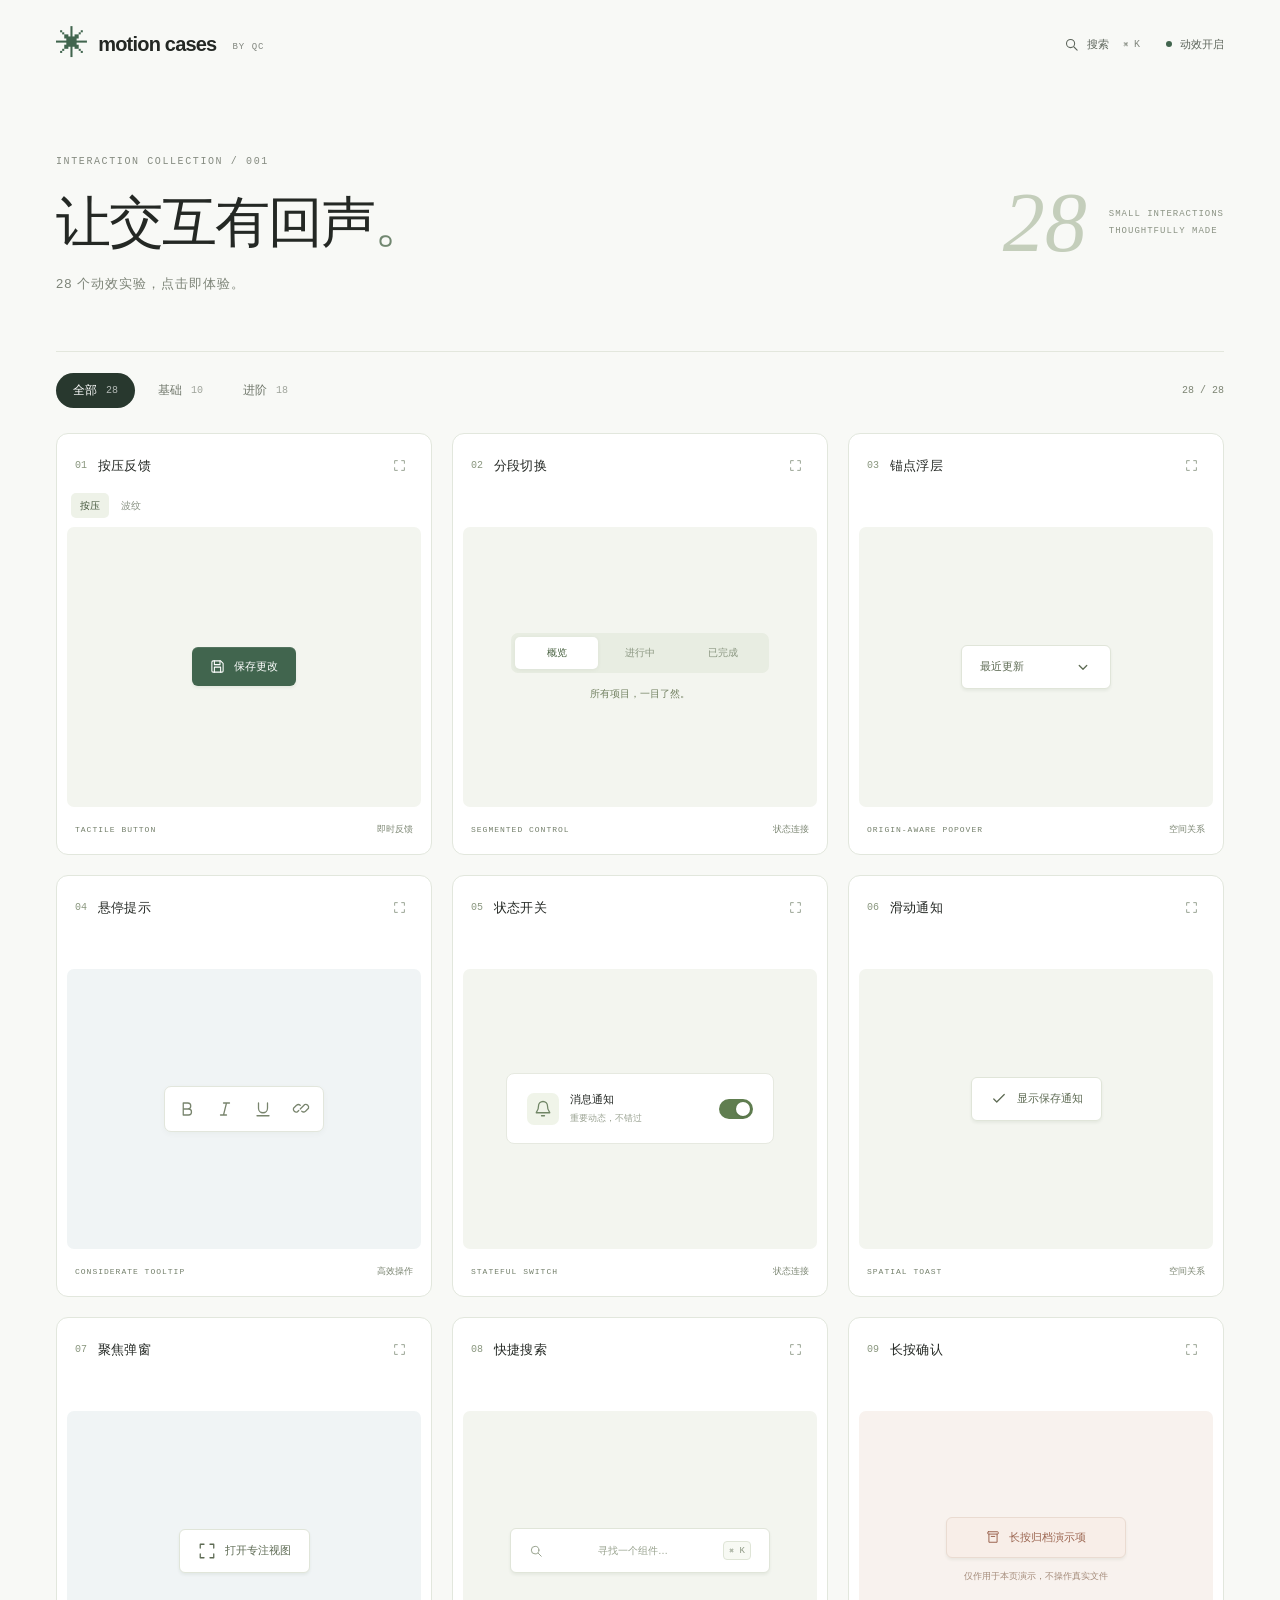
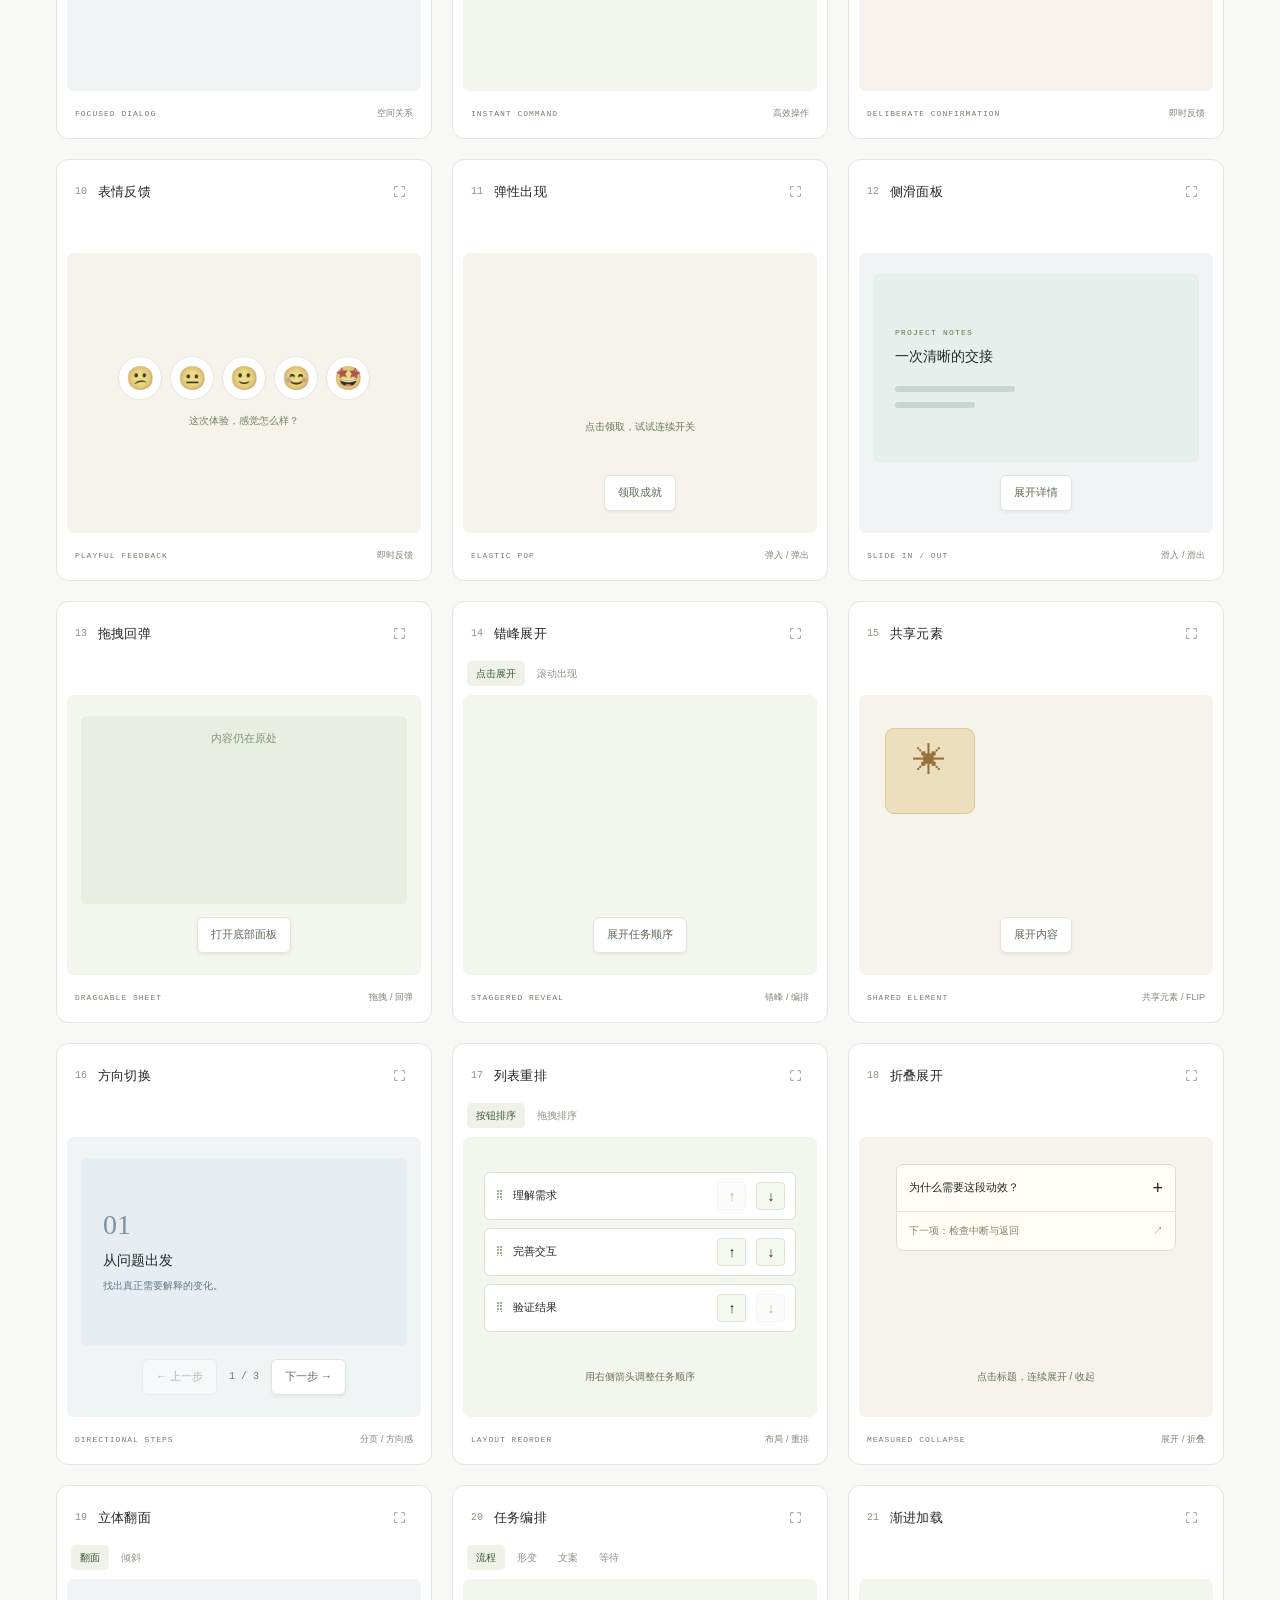
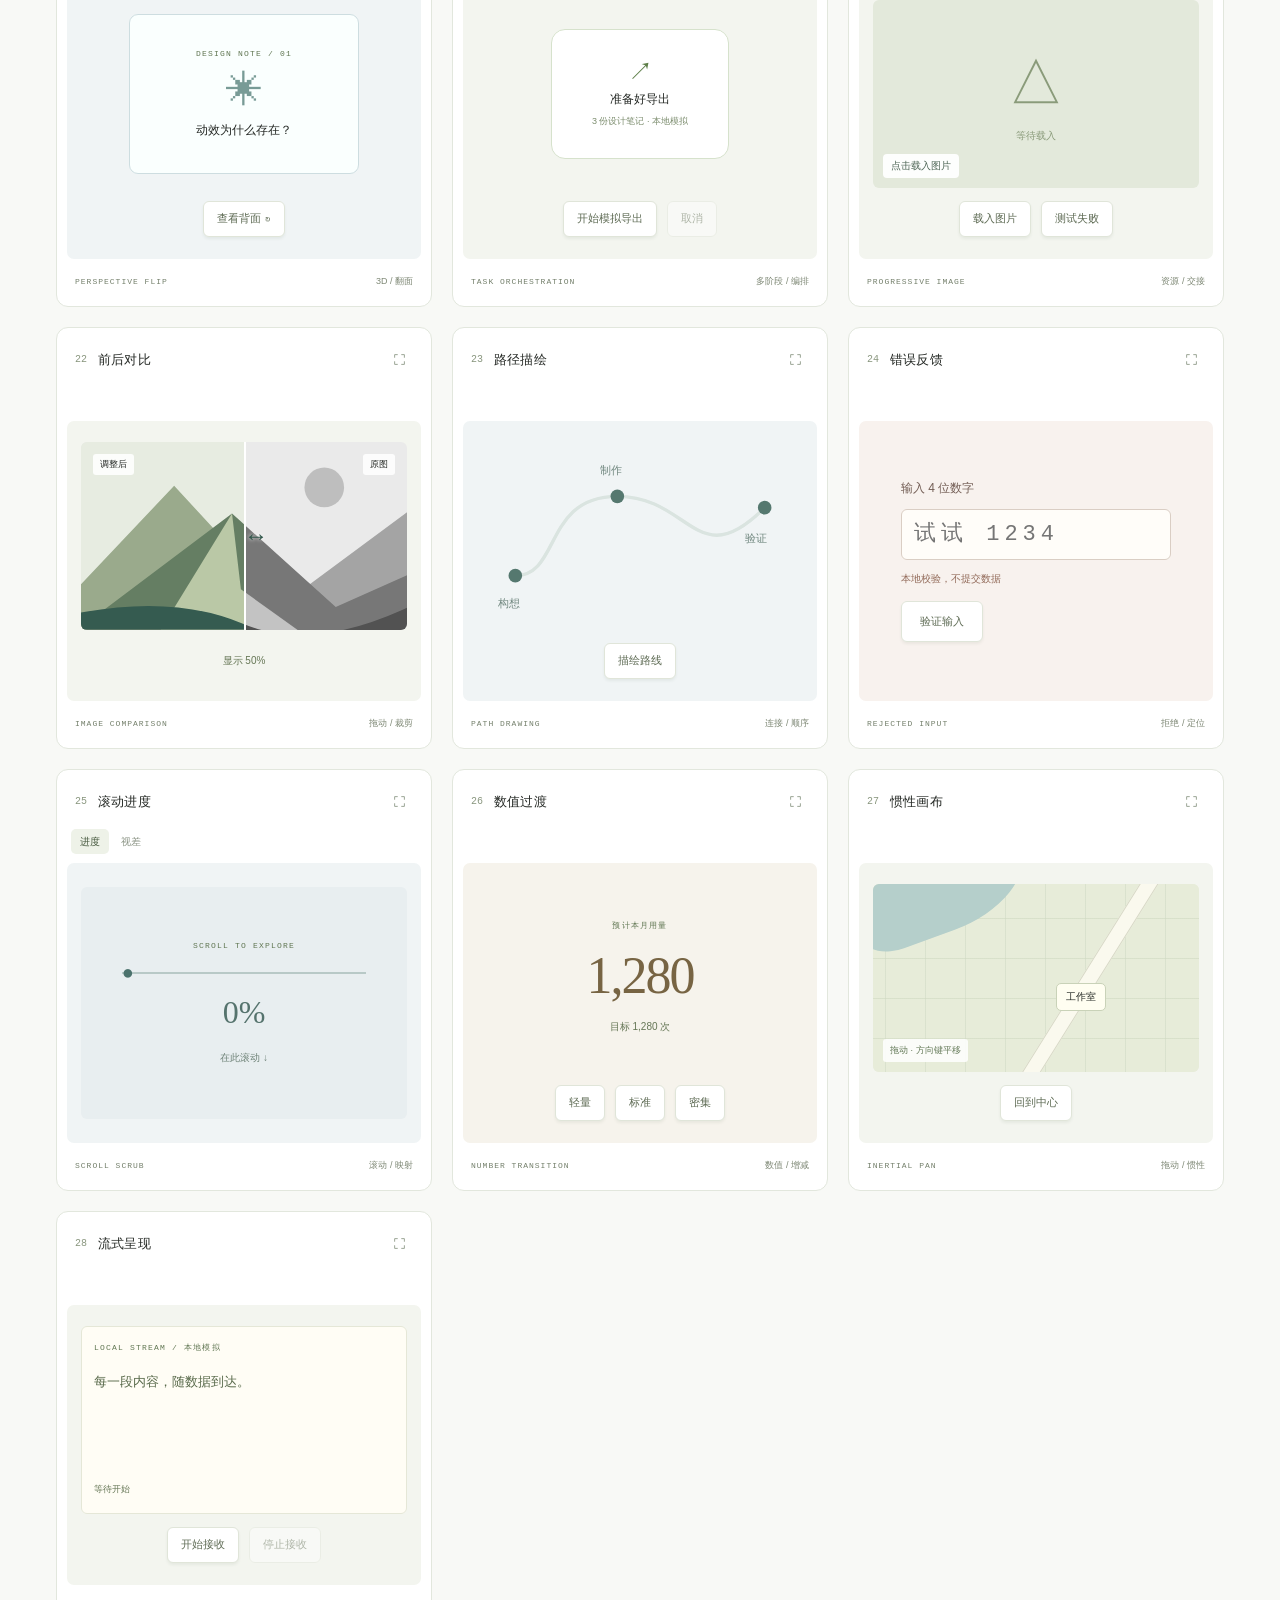
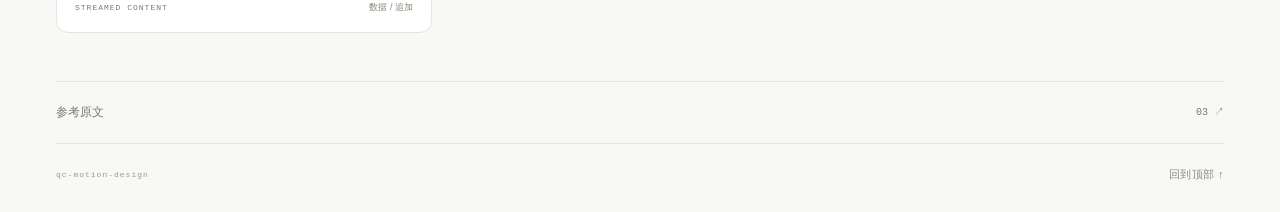
<file: examples/motion-cases/index.html>
<!doctype html>
<html lang="zh-CN">
<meta charset="utf-8">
<meta http-equiv="refresh" content="0; url=../../skills/published/qc-motion-design/assets/motion-cases/">
<title>Motion cases · qc-motion-design</title>
<a href="../../skills/published/qc-motion-design/assets/motion-cases/">打开 Motion cases</a>
</html>
</file>
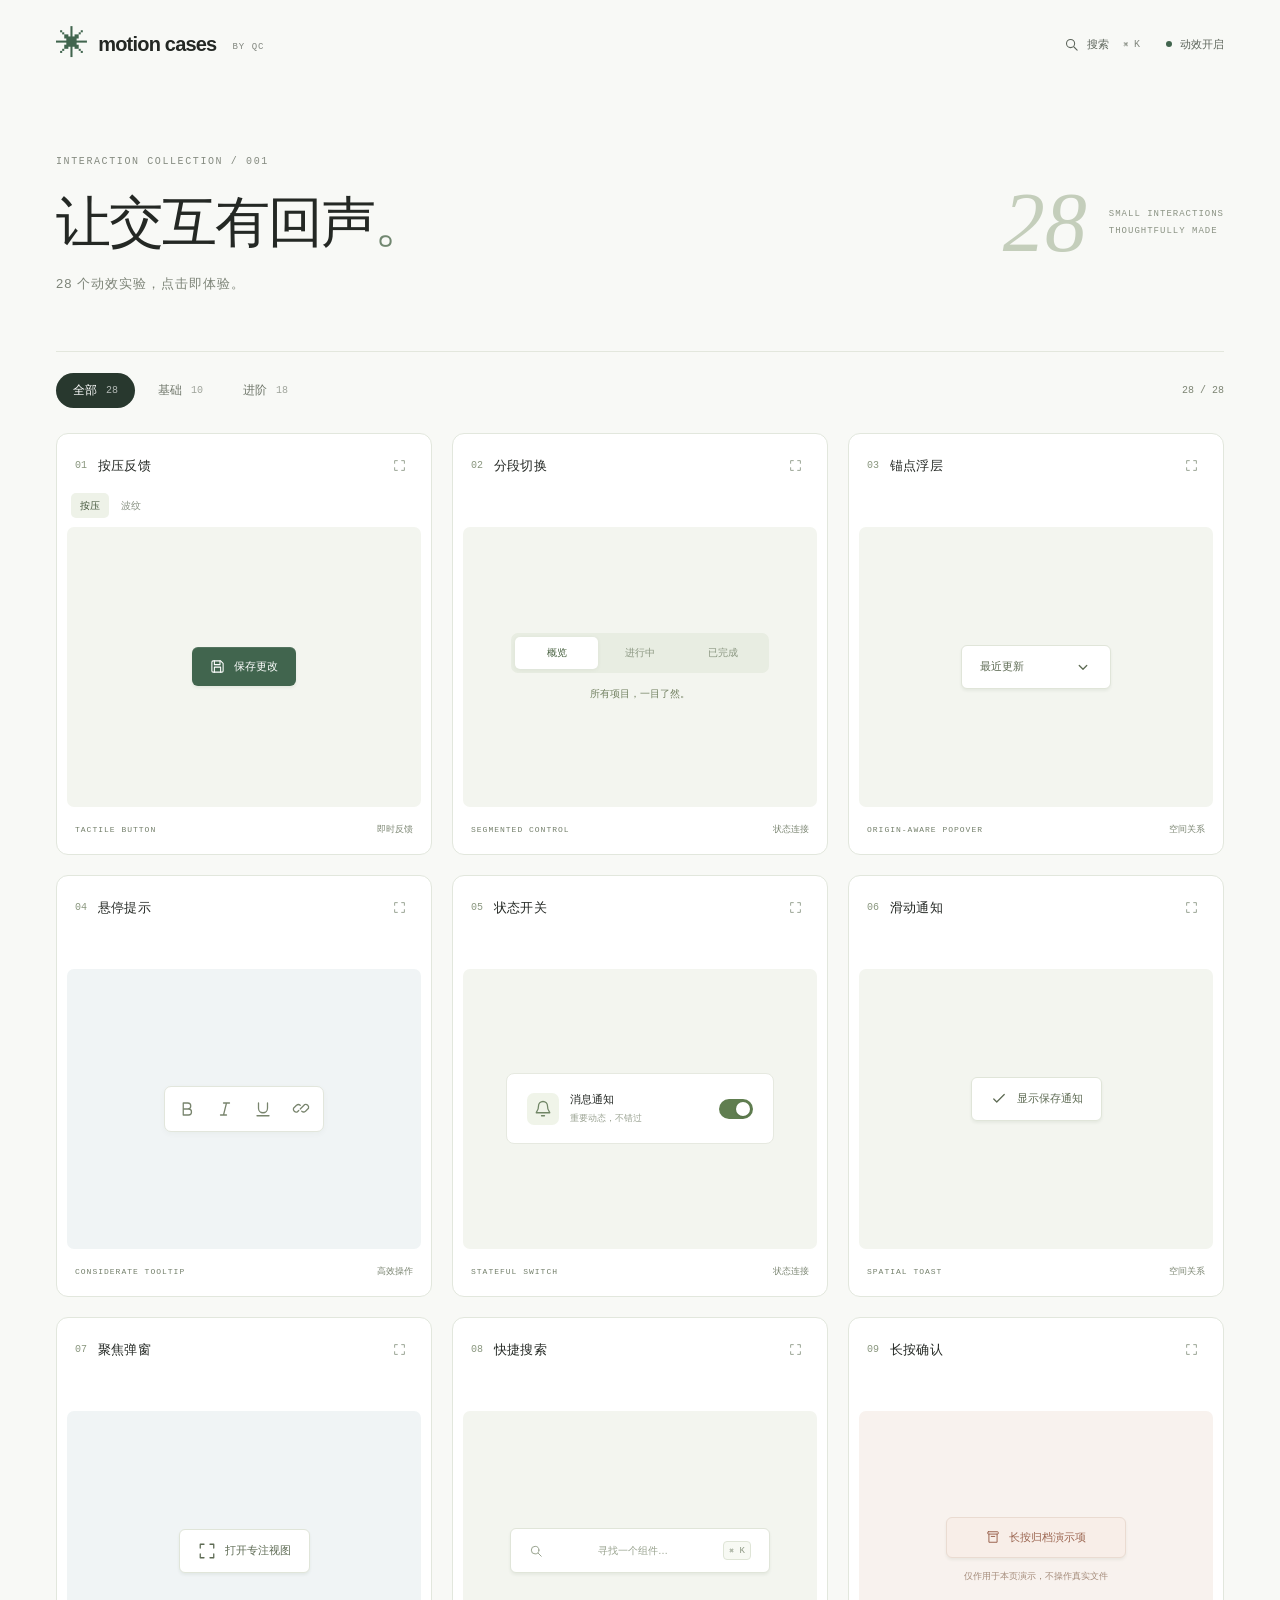
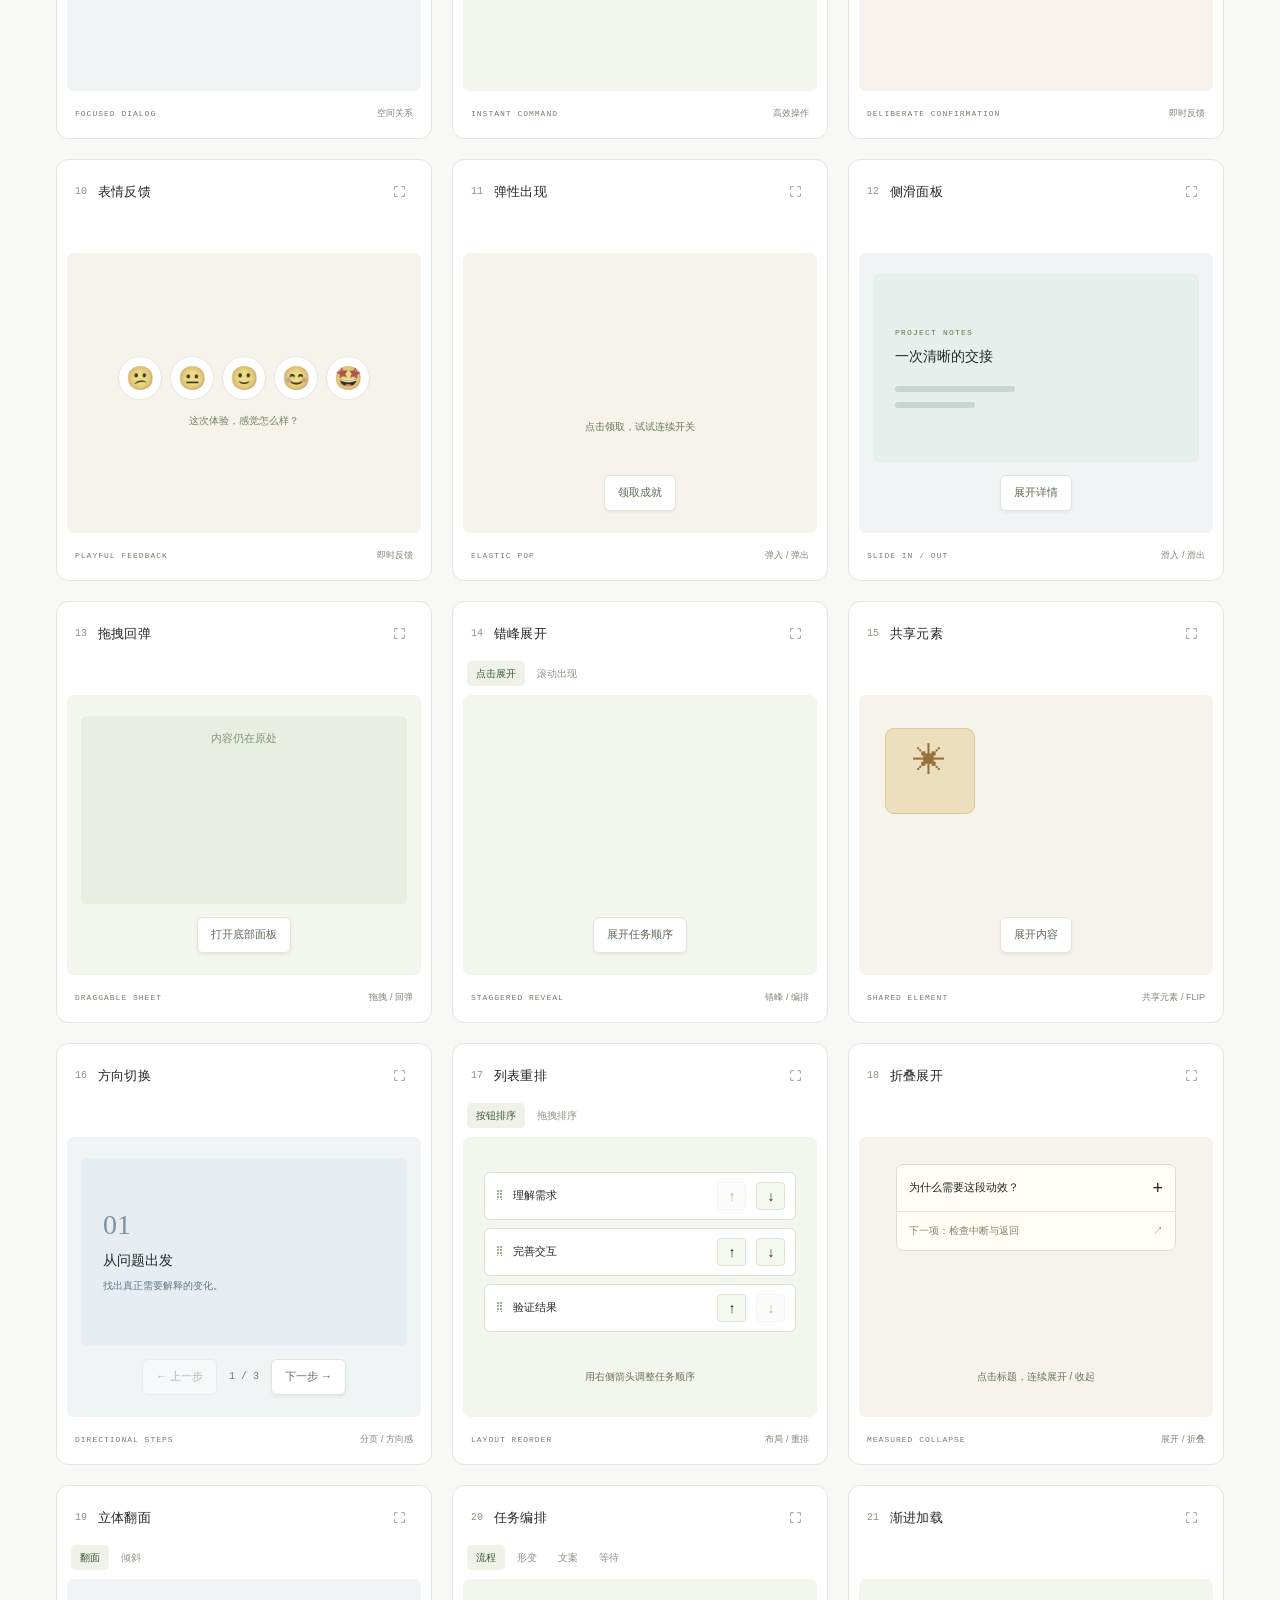
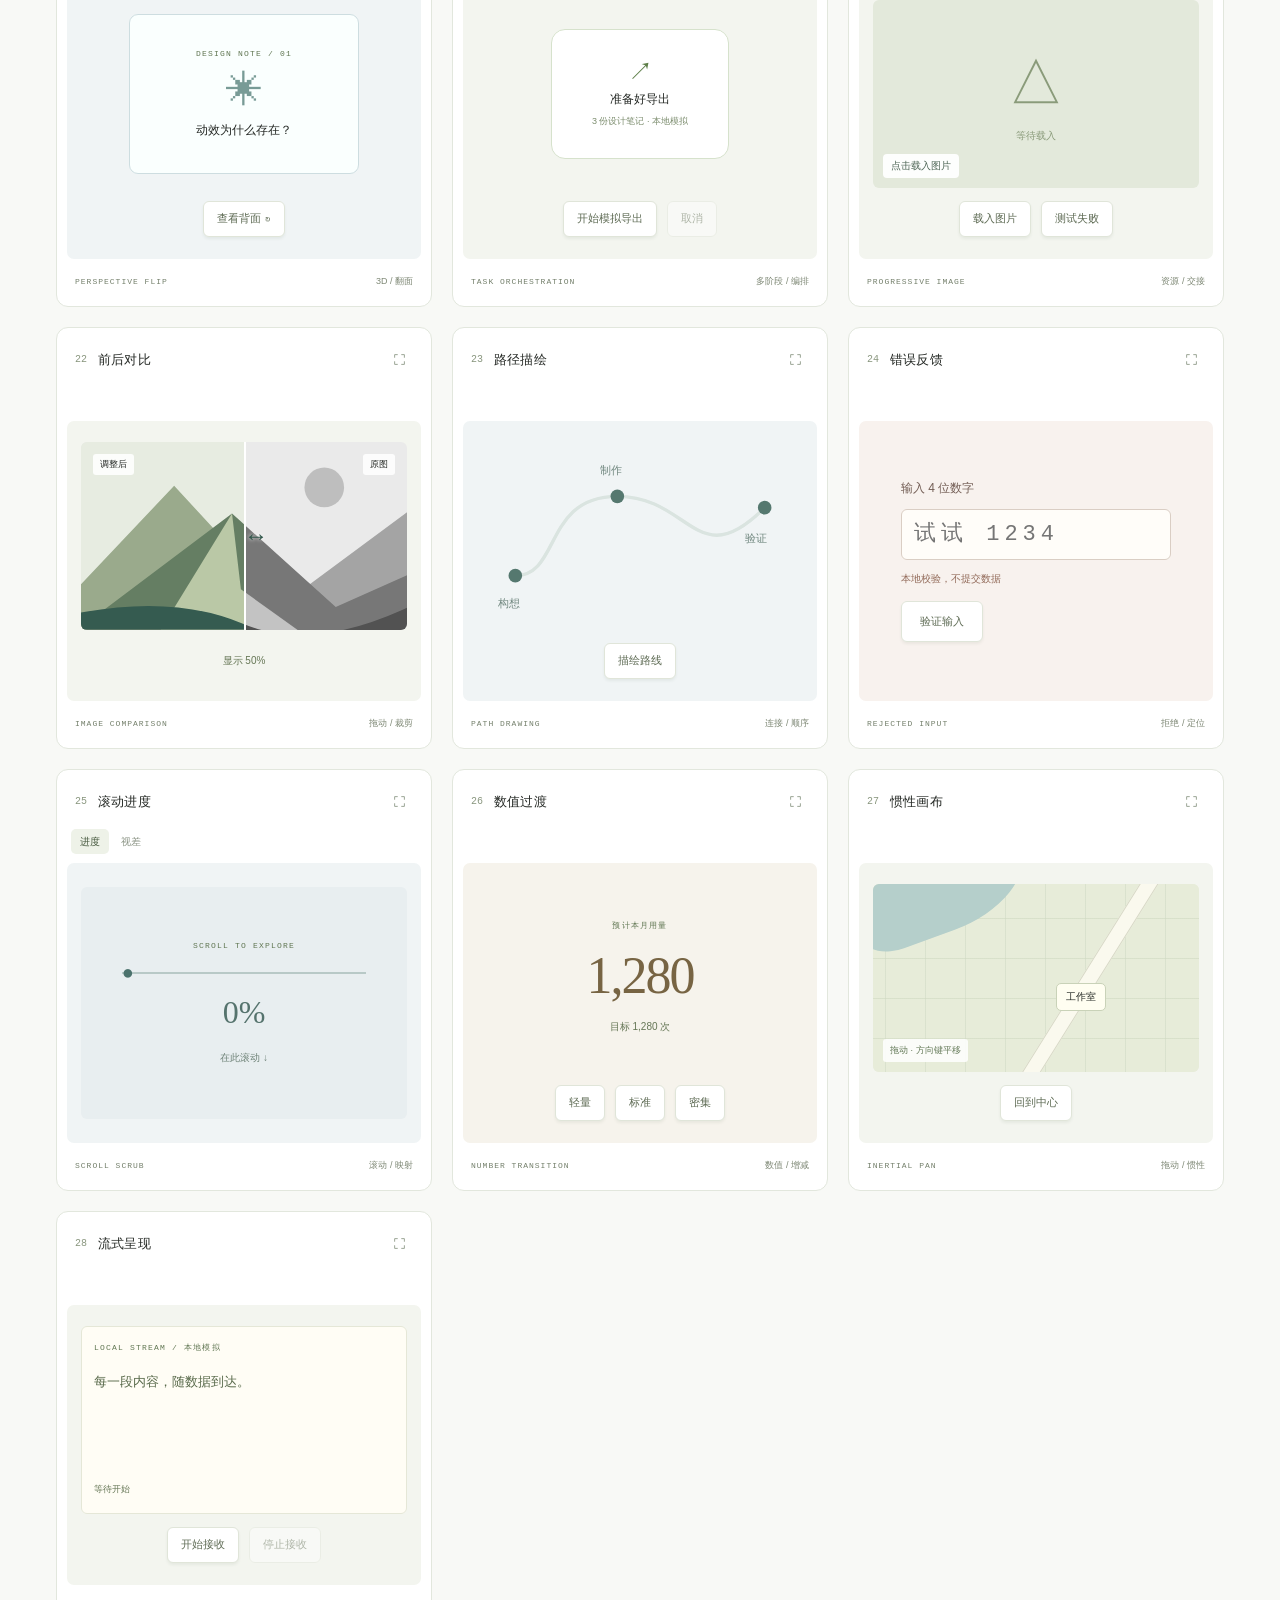
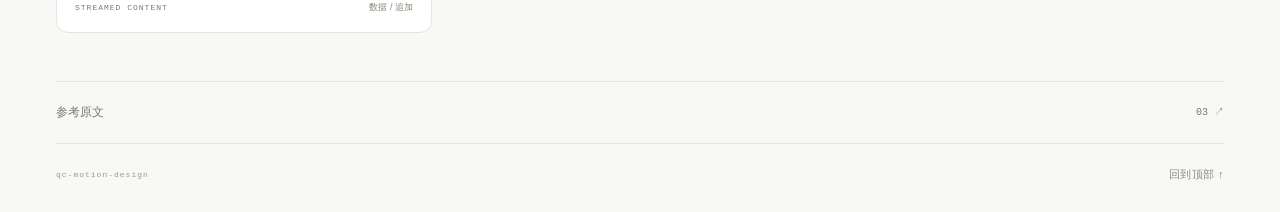
<file: skills/published/qc-motion-design/assets/motion-cases/index.html>
<!doctype html>
<html lang="zh-CN">
<head>
  <meta charset="UTF-8">
  <meta name="viewport" content="width=device-width, initial-scale=1">
  <meta name="theme-color" content="#f8f9f6">
  <title>Motion cases — qc-motion-design</title>
  <link rel="stylesheet" href="styles.css?v=7">
  <link rel="stylesheet" href="advanced-motion.css?v=3">
  <script src="advanced-components.js?v=3" defer></script>
  <script src="source-notes.js?v=1" defer></script>
  <link rel="stylesheet" href="extra-motion.css?v=3">
  <script src="extra-components.js?v=4" defer></script>
  <script src="motion-prompts.js?v=1" defer></script>
  <script src="app.js?v=9" defer></script>
  <script src="advanced-motion.js?v=3" defer></script>
  <script src="extra-motion.js?v=5" defer></script>
</head>
<body>
  <a class="skip-link" href="#components">跳到组件</a>
  <header class="topbar" id="top">
    <a class="brand" href="#top"><span class="brand-mark" aria-hidden="true">✳</span> motion cases<span class="brand-edition">BY QC</span></a>
    <div class="top-actions">
      <button id="search-trigger" class="search-control" aria-label="搜索组件"><span data-icon="search"></span><span class="search-label">搜索</span><kbd>⌘ K</kbd></button>
      <button id="motion-toggle" class="motion-control" role="switch" aria-label="标准动效" aria-checked="true"><span class="status-dot"></span><span id="motion-label">动效开启</span></button>
    </div>
  </header>
  <main>
    <section class="hero" aria-labelledby="hero-title">
      <div><div class="eyebrow">INTERACTION COLLECTION / 001</div><h1 id="hero-title">让交互有回声<span>。</span></h1><p>28 个动效实验，点击即体验。</p></div>
      <div class="hero-index" aria-hidden="true">28<span>SMALL INTERACTIONS<br>THOUGHTFULLY MADE</span></div>
    </section>
    <section class="collection" id="components" aria-label="交互组件">
      <div class="filter-row"><div class="filters" aria-label="组件分类">
        <button class="filter active" data-filter="all" aria-pressed="true">全部 <span>28</span></button>
        <button class="filter" data-filter="basic" aria-pressed="false">基础 <span>10</span></button>
        <button class="filter" data-filter="advanced" aria-pressed="false">进阶 <span>18</span></button>
      </div><span class="filter-note" id="result-count" aria-live="polite">28 / 28</span></div>
      <div id="component-grid" class="component-grid"></div>
      <p id="filter-status" class="sr-only" aria-live="polite"></p>
    </section>
    <details id="references" class="references"><summary>参考原文 <span>03 ↗</span></summary><div id="reference-list"></div></details>
    <footer><span>qc-motion-design</span><a href="#top">回到顶部 ↑</a></footer>
  </main>
  <dialog id="source-dialog" class="source-dialog" aria-labelledby="source-title"><div class="dialog-heading"><div><div class="eyebrow">SOURCE NOTES</div><h2 id="source-title">设计依据</h2></div><button class="icon-button close-dialog" aria-label="关闭设计依据" data-icon="close"></button></div><div id="source-content"></div><div class="dialog-footnote">设计理念概括见原文索引；实现提示词结合 Skill 与本例行为编写。</div></dialog>
  <dialog id="demo-dialog" class="demo-dialog" aria-labelledby="modal-title"><button class="icon-button close-dialog modal-close" aria-label="关闭预览" data-icon="close"></button><div class="modal-symbol" data-icon="layers"></div><div class="eyebrow">A MOMENT OF FOCUS</div><h2 id="modal-title">给重要的内容，一点空间。</h2><p>背景退后，当前任务向前。<br>关闭之后，焦点会回到打开它的按钮。</p><button class="primary close-dialog">明白了 <span>↗</span></button><small>也可以按 Esc 关闭</small></dialog>
  <dialog id="command-dialog" class="command-dialog" aria-label="搜索组件"><div class="command-search"><span data-icon="search"></span><input id="command-search" placeholder="搜索组件或设计原则…" aria-label="搜索组件" autocomplete="off"><button class="keycap close-dialog" aria-label="关闭搜索">esc</button></div><div id="command-results" role="listbox" aria-label="搜索结果"></div><div class="command-footer"><span>↑ ↓ 选择　↵ 跳转</span><span>即时响应 · 无动画</span></div></dialog>
  <div id="global-status" class="sr-only" role="status"></div>
</body>
</html>
</file>
<file: skills/published/qc-motion-design/assets/motion-cases/styles.css>
:root{--paper:#f8f9f6;--ink:#242824;--muted:#777e73;--line:#e3e7dd;--green:#41654e;--pale:#edf1e7;--ease-out:cubic-bezier(.23,1,.32,1);--ease-move:cubic-bezier(.77,0,.175,1);font-family:Inter,-apple-system,BlinkMacSystemFont,"PingFang SC","Microsoft YaHei",sans-serif;color:var(--ink);background:var(--paper);font-synthesis:none}*{box-sizing:border-box}body{margin:0}button,input{font:inherit}button,a{-webkit-tap-highlight-color:transparent}button{cursor:pointer;color:inherit}a{color:inherit;text-decoration:none}button{border:0;background:none}button:focus-visible,a:focus-visible,input:focus-visible,[tabindex]:focus-visible{outline:2px solid var(--green);outline-offset:4px}button:disabled{cursor:default}svg.icon{width:18px;height:18px;fill:none;stroke:currentColor;stroke-width:1.7;stroke-linecap:round;stroke-linejoin:round;vertical-align:middle;flex-shrink:0}h1,h2,h3,p{margin:0}.sr-only{position:absolute;width:1px;height:1px;margin:-1px;overflow:hidden;clip-path:inset(50%);white-space:nowrap}.skip-link{position:fixed;top:8px;left:8px;z-index:100;background:white;padding:12px;transform:translateY(-150%)}.skip-link:focus{transform:none}
.primary,.secondary,.demo-button{display:inline-flex;gap:9px;align-items:center;justify-content:center;border-radius:6px;padding:12px 18px;font-size:11px;font-weight:500;transition:transform 140ms var(--ease-out)}.primary{background:var(--green);color:#fff;box-shadow:0 2px 3px #28402c12,inset 0 1px 0 #ffffff18}.primary .icon{width:15px;height:15px}.secondary{background:white;border:1px solid #e0e5d9;box-shadow:0 2px 3px #263a2210;color:#5e6b54}.primary:active,.secondary:active,.icon-button:active,.feedback-choice:active{transform:scale(.97)}.icon-button{display:grid;place-items:center;width:34px;height:34px;border-radius:6px;transition:transform 140ms var(--ease-out)}.button-wrap{position:relative}.save-message{font-size:10px;position:absolute;white-space:nowrap;top:calc(100% + 9px);left:50%;transform:translateX(-50%);color:#5f7853}.segmented{position:relative;background:#e8ede2;padding:4px;display:flex;border-radius:7px;width:258px}.segment-indicator{position:absolute;top:4px;left:4px;width:calc((100% - 8px)/3);height:32px;background:white;border-radius:5px;box-shadow:0 1px 4px #293c2410;transition:transform 220ms var(--ease-move)}.tab-button{flex:1;z-index:1;height:32px;font-size:10px;color:#8a9680;padding:0}.tab-button[aria-selected=true]{color:#486140}.tab-panel{font-size:10px;color:#839078;text-align:center;margin-top:14px}.popover-wrap{position:relative}.popover-trigger{min-width:150px;justify-content:space-between}.popover-menu{position:absolute;top:calc(100% + 8px);right:0;width:166px;z-index:5;background:white;border:1px solid #e2e7db;border-radius:7px;box-shadow:0 8px 25px #26351d12;padding:5px;transform-origin:top right;transform:scale(.95);opacity:0;visibility:hidden;transition:transform 180ms var(--ease-out),opacity 180ms var(--ease-out),visibility 180ms;pointer-events:none}.popover-menu.open{transform:scale(1);opacity:1;visibility:visible;pointer-events:auto}.menu-option{display:flex;width:100%;align-items:center;gap:10px;padding:9px;border-radius:3px;text-align:left;font-size:10px}.menu-option.selected{background:#f0f4eb;color:#41603b}.menu-check{margin-left:auto}.toolbar{display:flex;background:white;border:1px solid #e2e6dc;border-radius:7px;padding:5px;gap:4px;box-shadow:0 2px 6px #23332009}.tool-wrap{position:relative}.tool-wrap .icon-button{color:#78846d}.tool-wrap .icon-button[aria-pressed=true]{background:#eaf0e3;color:#46633c}.tooltip{position:absolute;bottom:calc(100% + 12px);left:50%;white-space:nowrap;background:#343d30;color:#fff;padding:7px 10px;border-radius:4px;font-size:9px;opacity:0;transform:translateX(-50%) scale(.97);transform-origin:bottom center;transition:transform 125ms var(--ease-out),opacity 125ms var(--ease-out);pointer-events:none}.tooltip:after{content:"";position:absolute;bottom:-4px;left:calc(50% - 4px);border-left:4px solid transparent;border-right:4px solid transparent;border-top:4px solid #343d30}.tooltip.open{opacity:1;transform:translateX(-50%) scale(1)}.tooltip.instant{transition:none}.switch-setting{display:flex;align-items:center;gap:34px;padding:18px 20px;background:white;border:1px solid #e6e9e0;border-radius:8px;width:268px;max-width:90%}.setting-icon{color:#718666;display:grid;place-items:center;width:32px;height:32px;border-radius:7px;background:#f0f4e9;margin-right:-23px}.setting-copy strong{display:block;font-size:11px;font-weight:550}.setting-copy small{display:block;font-size:9px;color:#9ba393;margin-top:5px}.demo-switch{width:34px;height:20px;border-radius:20px;position:relative;background:#d9dfd2;padding:0;flex-shrink:0;margin-left:auto}.demo-switch:after{content:"";position:absolute;top:3px;left:3px;width:14px;height:14px;background:white;border-radius:50%;box-shadow:0 1px 3px #0002;transition:transform 180ms var(--ease-move)}.demo-switch[aria-checked=true]{background:#607e50}.demo-switch[aria-checked=true]:after{transform:translateX(14px)}.toast-demo{position:relative;width:100%;height:100%;display:flex;align-items:center;justify-content:center;padding-bottom:20px;overflow:hidden;border-radius:5px}.toast{position:absolute;left:8%;right:8%;bottom:45px;display:flex;align-items:center;gap:10px;border:1px solid #dce5d5;background:white;border-radius:7px;padding:13px 12px;box-shadow:0 5px 15px #35482b0b;opacity:0;transform:translateY(160%);transition:transform 230ms var(--ease-out),opacity 180ms var(--ease-out);pointer-events:none;touch-action:pan-x;visibility:hidden}.toast.visible{opacity:1;transform:translateY(0);pointer-events:auto;visibility:visible}.toast.leaving{visibility:visible}.toast .toast-check{display:grid;place-items:center;width:23px;height:23px;background:#ebf1e4;color:#5c7d49;border-radius:50%;flex-shrink:0}.toast strong{font-size:10px;font-weight:550;display:block}.toast small{font-size:8px;color:#99a18f;display:block;margin-top:4px}.toast .icon-button{margin-left:auto;width:25px;height:25px}.command-trigger{width:260px;justify-content:space-between;font-size:10px;color:#98a28e}.command-trigger .icon{width:14px}.keycap{font-family:monospace;border:1px solid #dfe5d7;background:#f7f9f3;border-radius:4px;color:#8e9985;font-size:9px;padding:3px 5px}.hold-button{position:relative;overflow:hidden;min-width:180px;background:#f8eee8;color:#9b6550;border:1px solid #eadbd1;user-select:none;touch-action:none}.hold-button>*{position:relative}.hold-button.holding{background:#edddd0}.hold-button .icon{width:14px;height:14px}.hold-status{font-size:9px;color:#a48b7a;height:15px;margin-top:12px;text-align:center;font-variant-numeric:tabular-nums}.feedback-group{display:flex;gap:8px}.feedback-choice{width:44px;height:44px;border:1px solid #e5e7dc;background:#fff;border-radius:50%;font-size:23px;line-height:1;transition:transform 160ms var(--ease-out);display:grid;place-items:center;filter:grayscale(.5)}.feedback-choice[aria-checked=true]{border-color:#829870;background:#eaf0e0;filter:none}.feedback-copy{text-align:center;font-size:10px;color:#8c9681;margin-top:14px;height:15px}.references{margin-top:66px;border-top:1px solid var(--line);padding-top:37px;scroll-margin-top:24px}.reference-total{font-size:9px;color:#8e9884}.reference-item{display:flex;align-items:center;width:100%;padding:21px 0;text-align:left;border-bottom:1px solid var(--line);gap:20px}.reference-id{font-size:10px;color:#97a38b;font-family:monospace}.reference-copy{flex:1;min-width:0}.reference-copy strong{font-size:12px;display:block;font-weight:500}.reference-copy small{font-size:9px;color:#9ba591;margin-top:7px;display:block;overflow-wrap:anywhere}.reference-caption{font-size:10px;color:#8c9881}.reference-item>span:last-child{color:#759265}.interpretation-note{font-size:10px;color:#939b8a;line-height:1.9;margin-top:20px;max-width:850px}footer{margin-top:48px;padding:25px 0 30px;border-top:1px solid var(--line);display:flex;align-items:center;justify-content:space-between}.footer-brand{font-size:15px;font-weight:550;letter-spacing:-.7px}.footer-brand span{font-size:9px;font-weight:400;letter-spacing:.5px;margin-left:15px;color:#9aa490}footer>span{font-size:8px;letter-spacing:1px;color:#939e87}.footer-star{font-size:21px;margin-left:16px;color:#5d7751;vertical-align:middle}dialog{color:var(--ink);border:1px solid #dce3d6;border-radius:12px;background:var(--paper);padding:28px;max-height:85dvh;max-width:calc(100vw - 32px);box-shadow:0 20px 80px #18241126}dialog::backdrop{background:#222e2855;animation:backdrop-enter 180ms var(--ease-out)}dialog[open]{animation:dialog-enter 220ms var(--ease-out)}@keyframes dialog-enter{from{opacity:0;transform:scale(.96)}to{opacity:1;transform:scale(1)}}@keyframes backdrop-enter{from{opacity:0}to{opacity:1}}.dialog-heading{display:flex;justify-content:space-between;align-items:flex-start;margin-bottom:23px}.dialog-heading h2{font-size:22px}.source-dialog{width:700px}.source-entry{border-top:1px solid var(--line);padding:20px 0}.source-meta{font-family:monospace;color:#7d8c71;font-size:10px;overflow-wrap:anywhere}.source-entry h3{font-size:14px;margin:10px 0;line-height:1.6}.source-entry blockquote{margin:12px 0;padding:12px 15px;background:#eef2e8;border-left:2px solid #809c6e;font-size:12px;line-height:1.8;white-space:pre-wrap}.source-entry p{font-size:12px;line-height:1.9;color:#7b8572}.source-entry a{display:inline-block;margin-top:12px;font-size:10px;text-decoration:underline;text-underline-offset:3px;color:#5b7950}.dialog-footnote{font-size:10px;color:#909b85;border-top:1px solid var(--line);padding-top:16px}.demo-dialog{text-align:center;width:420px;padding:40px 25px}.modal-close{position:absolute;right:10px;top:10px}.modal-symbol{background:#eaf0e2;border:1px solid #dbe5d2;width:54px;height:54px;border-radius:14px;display:grid;place-items:center;margin:0 auto 24px;color:#617e4f}.modal-symbol .icon{width:26px;height:26px}.demo-dialog h2{font-size:22px;margin:12px 0}.demo-dialog p{font-size:12px;line-height:1.9;color:#87917e;margin-bottom:24px}.demo-dialog>small{display:block;margin-top:17px;font-size:9px;color:#9ba58f}.command-dialog{padding:0;width:520px}.command-dialog[open],.command-dialog::backdrop{animation:none}.command-search{display:flex;align-items:center;gap:12px;padding:19px;border-bottom:1px solid var(--line);color:#859677}.command-search input{border:0;background:none;outline:none;min-width:0;flex:1;font-size:13px;color:#4a5941}.command-search input:focus-visible{outline:none}.command-search input::placeholder{color:#a0aa95}#command-results{padding:8px;max-height:320px;overflow:auto}.command-result{width:100%;text-align:left;display:flex;align-items:center;justify-content:space-between;padding:12px;border-radius:5px;font-size:12px}.command-result[aria-selected=true]{background:#eaf0e2;color:#456638}.command-result small{font-family:monospace;color:#96a18b;font-size:9px}.command-footer{font-size:9px;color:#939f86;display:flex;justify-content:space-between;padding:13px 18px;border-top:1px solid var(--line)}.no-results{padding:30px;font-size:12px;text-align:center;color:#8a987d}.flash-focus{outline:2px solid #91a77d;outline-offset:4px}
/* Gallery */
.topbar{max-width:1440px;margin:auto;padding:0 56px;height:88px;display:flex;align-items:center;justify-content:space-between;gap:24px}
.brand{display:flex;align-items:center;gap:10px;font-size:20px;font-weight:600;letter-spacing:-.8px}.brand-mark{color:var(--green);font-size:33px;font-weight:400}.brand-edition{font:9px monospace;letter-spacing:1px;margin:5px 0 0 6px;color:#81867e}
.top-actions{display:flex;align-items:center;gap:26px}.search-control,.motion-control{display:flex;align-items:center;gap:8px;font-size:11px;padding:8px 0;color:#5d655b}.search-control .icon{width:15px;height:15px}.search-control kbd{font:10px monospace;color:#81877d;margin-left:6px}.status-dot{width:6px;height:6px;border-radius:50%;background:var(--green)}.motion-control[aria-checked=false] .status-dot{background:#b2b6ad}
main{max-width:1440px;padding:0 56px;margin:auto}.hero{display:flex;align-items:center;justify-content:space-between;padding:66px 0 58px;gap:24px}.eyebrow{font:10px/1.5 monospace;letter-spacing:1.6px;color:#858b80}.hero h1{font-size:clamp(34px,4.3vw,60px);font-weight:500;letter-spacing:-2px;line-height:1.3;margin:18px 0 16px}.hero h1 span{color:#718770}.hero p{font-size:13px;letter-spacing:1px;color:#7d8478}.hero-index{display:flex;align-items:center;gap:22px;font:italic 84px/1 Georgia,serif;color:#c4cebb}.hero-index span{font:9px/1.9 monospace;letter-spacing:1px;color:#8b9384}
.collection{scroll-margin-top:20px}.filter-row{display:flex;align-items:center;justify-content:space-between;border-top:1px solid var(--line);padding:21px 0 25px}.filters{display:flex;gap:6px}.filter{border-radius:30px;padding:9px 17px;font-size:12px;color:#70776b;display:flex;gap:9px;align-items:center}.filter span{font:10px monospace;opacity:.65}.filter.active{background:#28382e;color:#fff}.filter-note{font:10px monospace;color:#7d8574}
.component-grid{display:grid;grid-template-columns:repeat(3,minmax(0,1fr));gap:20px}.component-card{min-width:0;background:#fff;border:1px solid #e2e7dd;border-radius:12px;scroll-margin-top:24px}.component-card[hidden]{display:none}.card-top{padding:18px 18px 13px;display:flex;align-items:center;gap:11px}.component-number{font:10px monospace;color:#89967e}.card-top h2{font-size:13px;font-weight:550;letter-spacing:.2px;margin:0}.source-button{width:28px;height:28px;display:grid;place-items:center;padding:0;margin:0 0 0 auto;border:0;border-radius:6px;color:#939d8c}.source-button .icon{width:13px;height:13px;margin:0}.demo-stage{height:280px;display:flex;align-items:center;justify-content:center;flex-direction:column;position:relative;background:#f3f5ef;border-radius:7px;margin:0 10px;isolation:isolate}.demo-stage.stage-cream{background:#f6f3ec}.demo-stage.stage-blue{background:#f0f4f5}.demo-stage.stage-rose{background:#f8f2ee}.card-foot{padding:16px 18px 18px;display:flex;justify-content:space-between;gap:10px;align-items:center}.english-name{font:8px monospace;letter-spacing:1px;color:#737f6a}.category-tag{font-size:9px;color:#7d8774;white-space:nowrap}.card-description{font-size:13px;line-height:1.85;margin:0 0 24px;color:#65705c}.popover-menu{z-index:10}.component-card:has(.popover-menu.open){position:relative;z-index:3}.references{margin-top:48px;padding:0;border-top:1px solid var(--line)}.references summary{cursor:pointer;list-style:none;display:flex;justify-content:space-between;align-items:center;font-size:12px;color:#737c6c;padding:22px 0}.references summary::-webkit-details-marker{display:none}.references summary span{font:10px monospace}.reference-caption{display:none}.reference-item{padding:18px 0}.source-meta{line-height:1.7}.source-entry blockquote{overflow-wrap:anywhere}.dialog-heading h2{margin-top:10px}.dialog-footnote{line-height:1.8}footer{margin:0;padding:23px 0 30px;color:#858c7e;font:10px monospace;letter-spacing:.4px}footer a{font:11px -apple-system,BlinkMacSystemFont,sans-serif}.feedback-copy,.tab-panel{font-size:10px;color:#728161}
@media(hover:hover) and (pointer:fine){.source-button:hover{color:var(--green);background:#edf1e7}.primary:hover{background:#38593e}.secondary:hover,.menu-option:hover,.icon-button:hover{background:#edf2e6}.feedback-choice:hover{transform:translateY(-2px);filter:none}.filter:not(.active):hover{background:#e9eee4}.reference-item:hover{background:#f1f4eb}}
html[data-input=keyboard] *,html[data-input=keyboard] *:before,html[data-input=keyboard] *:after,html[data-reduced=true] *,html[data-reduced=true] *:before,html[data-reduced=true] *:after{animation:none!important;transition:none!important}html[data-input=keyboard] dialog::backdrop,html[data-reduced=true] dialog::backdrop{animation:none!important}html[data-input=keyboard] button:active,html[data-reduced=true] button:active{transform:none}html[data-reduced=true] .feedback-choice:hover{transform:none}
@media(max-width:1100px){.component-grid{grid-template-columns:repeat(2,minmax(0,1fr))}.topbar{padding-inline:36px}main{padding-inline:36px}.hero-index{font-size:70px}.hero-index span{display:none}}
@media(max-width:720px){.topbar{height:74px;padding:0 22px;gap:12px}.brand{font-size:17px;gap:7px}.brand-mark{font-size:28px}.brand-edition,.search-label,.search-control kbd{display:none}.top-actions{gap:18px}.motion-control{font-size:10px}main{padding:0 20px}.hero{padding:42px 0 36px}.hero h1{font-size:35px;letter-spacing:-1.3px;margin:14px 0}.hero p{font-size:11px;letter-spacing:.4px}.hero-index{display:none}.eyebrow{font-size:8px;letter-spacing:1.2px}.filter-row{padding:16px 0 20px}.filter{padding:8px 14px;font-size:11px}.component-grid{grid-template-columns:1fr;gap:18px}.card-top{padding:16px 18px 12px}.references{margin-top:30px}.source-dialog{padding:22px}.source-entry blockquote{font-size:11px}.command-result small{font-size:7px}.command-footer{font-size:8px}.reference-copy small{font-size:8px}}
@media(max-width:360px){.segmented,.command-trigger{width:240px}.feedback-group{gap:6px}.feedback-choice{width:40px;height:40px}.brand{font-size:15px}.top-actions{gap:12px}}

/* Source notes: summaries first, exact excerpts on demand. */
.source-entry:first-child{border-top:0;padding-top:0}.source-entry h3{margin:0 0 8px;font-size:15px;font-weight:550}.source-reason{display:flex;gap:12px;align-items:baseline}.source-reason>span{flex-shrink:0;font-size:10px;color:#89927f}.source-excerpt{margin-top:15px}.source-excerpt summary{display:flex;align-items:center;gap:12px;justify-content:space-between;list-style:none;cursor:pointer;border-radius:5px;padding:9px 11px;background:#f0f3eb;color:#67785b}.source-excerpt summary::-webkit-details-marker{display:none}.source-excerpt summary:focus-visible{outline:2px solid var(--green);outline-offset:3px}.source-action{font-size:11px;white-space:nowrap}.source-action::before{content:'＋ 展开原文'}.source-excerpt[open] .source-action::before{content:'− 收起原文'}.source-citation{font:10px/1.7 monospace;text-align:right;overflow-wrap:anywhere}.source-original{padding-top:14px;font-size:12px;line-height:1.8;color:#78836d}.source-original .source-meta{font-size:10px;color:#859178}.source-original blockquote{font-size:11px}.source-original a{margin-top:0}.source-dialog .dialog-heading{margin-bottom:26px}
@media(max-width:480px){.source-excerpt summary{align-items:flex-start}.source-citation{max-width:65%;font-size:9px}.source-entry h3{font-size:14px}.source-entry p{font-size:12px}.source-reason{gap:9px}}

.source-prompts{padding-top:24px;border-top:1px solid var(--line)}.prompt-heading{display:flex;align-items:baseline;justify-content:space-between;gap:12px}.prompt-heading h3{font-size:15px;font-weight:550;margin:0}.prompt-heading a{font:10px monospace;color:#718164;text-decoration:none}.prompt-note{font-size:11px;line-height:1.7;color:#849078;margin:10px 0 17px}.prompt-toolbar{display:flex;align-items:center;justify-content:space-between;gap:12px}.prompt-toolbar [role=tablist]{display:flex;gap:3px;background:#edf1e8;border-radius:6px;padding:3px}.prompt-toolbar [role=tab]{padding:7px 11px;border:0;border-radius:4px;color:#7d8873;font-size:11px}.prompt-toolbar [aria-selected=true]{background:#fff;color:#49653d;box-shadow:0 1px 3px #293c2410}.prompt-copy{border:1px solid var(--line);border-radius:5px;padding:7px 11px;font-size:11px;color:#607451}.prompt-text{font-size:12px;line-height:1.95;color:#57634e;margin:15px 0 0;overflow-wrap:anywhere;user-select:text}.prompt-status{display:block;min-height:20px;margin-top:6px;font-size:10px;color:#718164}@media(max-width:480px){.prompt-heading{align-items:flex-start}.prompt-heading a{font-size:9px}.prompt-text{font-size:12px}}
</file>
<file: skills/published/qc-motion-design/assets/motion-cases/advanced-motion.css>
.advanced-stage{height:280px;padding:18px 14px;gap:12px;overflow:hidden}.motion-scene{width:100%;height:188px;position:relative;flex-shrink:0;display:flex;align-items:center;justify-content:center;overflow:hidden;border-radius:6px}.motion-actions{height:38px;display:flex;align-items:center;justify-content:center;gap:10px;width:100%;z-index:2}.motion-actions .secondary{padding:9px 13px;min-height:36px;font-size:11px}.demo-status{font-size:10px;color:#657655;line-height:1.7;text-align:center}.scene-eyebrow{display:block;font:8px/1.6 monospace;letter-spacing:1.2px;color:#607652}.mini-action{font-size:10px;color:#45613a;min-height:32px;text-decoration:underline;text-underline-offset:3px}.scene-empty{font-size:11px;color:#87957a}.pop-scene{flex-direction:column;gap:12px}.pop-object{display:flex;flex-direction:column;align-items:center;gap:5px;background:#fffaf0;border:1px solid #e9dfbd;border-radius:12px;padding:14px 24px;opacity:0;transform:scale(.88) translateY(15px)}.pop-object>span{font-size:36px;line-height:1;color:#a78340}.pop-object strong{font-size:12px;color:#715a2b}.pop-object small{font-size:9px;color:#8c794e}.slide-scene{background:#e7eeec;justify-content:flex-start}.slide-context{padding:22px;--motion-transition:transform 300ms var(--ease-out),opacity 300ms var(--ease-out)}.slide-context strong{font-size:14px;display:block;margin:9px 0 20px}.skeleton-line{background:#c8d6d0;height:6px;width:120px;border-radius:4px;margin-top:10px}.skeleton-line.short{width:80px}.slide-scene.active .slide-context{transform:translateX(-18px) scale(.96);opacity:.45}.slide-panel{position:absolute;inset:0 0 0 23%;padding:24px 18px;background:#fff;border-left:1px solid #d1ded6;box-shadow:-6px 0 15px #27433709;transform:translateX(105%);--motion-transition:transform 300ms var(--ease-out)}.slide-panel.open{transform:translateX(0)}.slide-panel strong{display:block;font-size:13px;margin:8px 0}.slide-panel p{font-size:10px;line-height:1.8;color:#708369}.sheet-scene{background:#e8eee1;align-items:flex-start;padding-top:15px}.drag-sheet{position:absolute;inset:32px 10px 0;padding:0 17px 12px;background:#fff;border:1px solid #d4dfcb;border-bottom:0;border-radius:12px 12px 0 0;transform:translateY(110%);touch-action:pan-x;box-shadow:0 -5px 18px #33482709}.sheet-handle{height:30px;cursor:grab;display:flex;align-items:center;justify-content:center;touch-action:none}.sheet-handle span{width:32px;height:4px;border-radius:4px;background:#c1ccb8}.sheet-handle:active{cursor:grabbing}.drag-sheet strong{font-size:12px;display:block}.drag-sheet p{font-size:10px;color:#718264;line-height:1.8;margin-top:7px}.stagger-list{width:min(245px,94%);list-style:none;padding:0;margin:0;display:grid;gap:6px}.stagger-list li{display:flex;align-items:center;gap:13px;padding:8px 12px;border:1px solid #dce4d4;background:#fff;border-radius:5px;font-size:11px;transform:translateY(20px);opacity:0;--motion-transition:transform 240ms var(--ease-out),opacity 240ms var(--ease-out);transition-delay:calc((3 - var(--order))*45ms)!important}.stagger-list.open li{opacity:1;transform:translateY(0);transition-delay:calc(var(--order)*45ms)!important}.stagger-list li>span:first-child{font:9px monospace;color:#849875}.row-dot{width:6px;height:6px;border-radius:50%;background:#c0d0b4;margin-left:auto}.shared-scene{align-items:flex-start;justify-content:flex-start;padding:12px;position:relative}.shared-shell{width:90px;height:86px;background:#ecdfbe;border:1px solid #d9c798;border-radius:9px;position:relative;transform-origin:top left}.shared-shell.expanded{width:100%;height:100%}.shared-art{position:absolute;top:15px;left:27px;color:#96713c;font-size:33px;line-height:1}.shared-shell.expanded .shared-art{top:17px;left:18px}.shared-copy{opacity:0;position:absolute;left:19px;right:12px;top:65px}.shared-shell.expanded .shared-copy{opacity:1}.shared-copy strong{display:block;font-size:13px;margin-top:5px}.shared-copy p{font-size:10px;margin-top:7px;color:#736345}.direction-scene{display:block;background:#e7edf1}.step-track{display:flex;width:100%;height:100%;--motion-transition:transform 300ms var(--ease-move)}.step-page{min-width:100%;padding:22px;display:flex;flex-direction:column;justify-content:center}.step-page>span{font:28px/1.1 Georgia,serif;color:#7994a4}.step-page strong{font-size:14px;margin-top:12px}.step-page p{font-size:10px;color:#607984;margin-top:9px}.step-status{font:10px monospace;color:#6d8169;min-width:34px;text-align:center}.motion-actions button:disabled{opacity:.45;box-shadow:none}.reorder-list{list-style:none;padding:0;margin:0;width:96%;display:grid;gap:8px}.reorder-list li{display:flex;align-items:center;gap:10px;background:#fff;border:1px solid #d9e3d2;border-radius:6px;padding:9px 10px;position:relative;transform-origin:center}.reorder-list strong{font-size:11px;font-weight:500;flex:1}.drag-mark{color:#9cae91}.reorder-list button{width:29px;height:28px;border-radius:4px;border:1px solid #d9e3d2;font-size:14px;background:#f5f8f0}.reorder-list button[aria-disabled=true]{opacity:.35}.accordion-scene{align-items:flex-start;padding-top:6px}.accordion-box{width:100%;max-width:280px;border:1px solid #e0dbca;border-radius:7px;background:#fffdf6;overflow:hidden}.accordion-box>button{padding:14px 12px;display:flex;align-items:center;justify-content:space-between;width:100%;text-align:left;font-size:11px;gap:8px}.accordion-plus{font-size:18px;line-height:1;--motion-transition:transform 260ms var(--ease-out)}[aria-expanded=true] .accordion-plus{transform:rotate(45deg)}.accordion-content{height:0;overflow:hidden;--motion-transition:height 260ms var(--ease-out)}.accordion-content p{margin:0;padding:0 12px 13px;color:#756d56;font-size:10px;line-height:1.9}.accordion-next{border-top:1px solid #e8e3d5;padding:12px;font-size:10px;display:flex;justify-content:space-between;color:#8b8065}.flip-scene{perspective:700px;overflow:visible}.flip-card{width:230px;max-width:94%;height:160px;position:relative;transform-style:preserve-3d;--motion-transition:transform 420ms var(--ease-move)}.flip-card.flipped{transform:rotateY(180deg)}.flip-face{position:absolute;inset:0;border:1px solid #cddde0;border-radius:9px;backface-visibility:hidden;display:flex;align-items:center;justify-content:center;flex-direction:column;background:#fafffe;padding:20px}.flip-symbol{font-size:37px;color:#789b96;margin:10px 0}.flip-face strong{font-size:12px}.flip-back{transform:rotateY(180deg);background:#e3efeb}.flip-back strong{font-size:17px;margin:15px 0 10px;color:#3d655d}.flip-back p{font-size:11px;line-height:1.8;color:#617d72;text-align:center}.task-capsule{width:178px;height:130px;border:1px solid #d6e2cc;border-radius:14px;background:#fff;display:flex;flex-direction:column;align-items:center;justify-content:center;gap:7px;overflow:hidden;--motion-transition:width 240ms var(--ease-out),height 240ms var(--ease-out),border-radius 240ms var(--ease-out)}.task-capsule[data-state=running]{width:95%;height:104px;border-radius:10px}.task-capsule[data-state=done]{width:190px;height:146px;border-radius:16px;background:#edf5e5}.task-mark{font-size:25px;line-height:1;color:#5d7e48}.task-capsule strong{font-size:12px}.task-capsule>span:not(.task-mark){font-size:9px;color:#7b8c6d}.task-progress{width:70%;height:4px;background:#e7eddf;border-radius:4px;overflow:hidden}.task-progress>span{display:block;background:#69894f;height:100%;transform:scaleX(0);transform-origin:left;--motion-transition:transform 90ms linear}.task-capsule:not([data-state=running]) .task-progress{display:none}
.motion-animated{transition:var(--motion-transition,none)}
html[data-reduced=true] .motion-animated,html[data-input=keyboard] .motion-animated{transition:none!important;transition-delay:0s!important}
@media(max-width:1050px){.advanced-stage{padding-inline:10px}.slide-panel{inset-inline-start:12%}.motion-actions{gap:6px}.motion-actions .secondary{padding:8px 9px;font-size:10px}.reorder-list li{gap:5px}.reorder-list button{width:25px}.flip-card{width:200px}}
@media(max-width:680px){.advanced-stage{height:280px}.motion-actions .secondary{padding:9px 13px;font-size:11px}.flip-card{width:230px}.slide-panel{inset-inline-start:23%}}
</file>
<file: skills/published/qc-motion-design/assets/motion-cases/extra-motion.css>
.variant-tabs{display:flex;gap:3px;margin:0 14px 9px;min-height:25px;align-items:center;flex-wrap:wrap}.variant-tabs button{font-size:10px;color:#8b9485;border-radius:5px;padding:5px 9px;line-height:15px}.variant-tabs button[aria-selected=true]{background:#eef2e8;color:#42553a}.variant-panel[hidden]{display:none}.variant-panel:has(#ripple-button),.variant-panel:has(#morph-toggle),.variant-panel:has(#crossfade-button),.variant-panel:has(#drag-order-list){gap:22px}.variant-panel img{display:block}.scene-caption{position:absolute;bottom:10px;left:10px;padding:5px 8px;background:#fffffff0;border-radius:4px;font-size:10px;color:#4d6555}.image-scene{background:#e3e9db}.image-placeholder{position:absolute;inset:0;display:flex;flex-direction:column;gap:8px;align-items:center;justify-content:center;color:#8a9b7a}.image-placeholder>span{font:56px Georgia}.image-placeholder>small{font-size:10px}.image-scene>img{position:absolute;inset:0;width:100%;height:100%;object-fit:cover;opacity:0;transition:opacity 260ms var(--ease-out)}.image-scene>img.ready{opacity:1}.image-scene>img[hidden]{display:none}.compare-scene img{position:absolute;inset:0;width:100%;height:100%;object-fit:cover;filter:grayscale(1)}.compare-scene .compare-after{filter:none;clip-path:inset(0 50% 0 0)}.compare-label{position:absolute;top:12px;left:12px;font-size:9px;padding:4px 7px;background:#ffffffe0;border-radius:3px}.compare-label{left:auto;right:12px}.after-label{left:12px;right:auto}.compare-divider{position:absolute;left:50%;top:0;bottom:0;width:2px;background:white;display:grid;place-items:center;color:#33584c;text-shadow:0 0 4px white;font-size:24px;pointer-events:none}.compare-divider:after{content:'';position:absolute;top:calc(50% - 16px);left:-15px;width:32px;height:32px;border-radius:50%;background:white;z-index:-1}.compare-scene input{position:absolute;inset:0;width:100%;height:100%;margin:0;opacity:0;cursor:ew-resize;touch-action:pan-y}.compare-scene:focus-within{outline:2px solid #41654e;outline-offset:3px}.line-scene svg{width:100%;height:170px;overflow:visible}.line-scene path{fill:none;stroke:#55786f;stroke-width:3;stroke-linecap:round}.line-scene .path-track{stroke:#dae4e0}.line-scene circle{fill:#55786f}.line-scene text{fill:#70877f;font-size:10px}#draw-path{stroke-dasharray:1;stroke-dashoffset:1;transition:stroke-dashoffset 900ms var(--ease-move)}#draw-path.drawn{stroke-dashoffset:0}.error-form{width:90%;max-width:270px;display:flex;flex-direction:column;gap:12px}.error-form label{font-size:12px;color:#735e55}.error-form input{width:100%;border:1px solid #dacec4;border-radius:6px;background:#fffdf9;font:22px monospace;letter-spacing:5px;padding:12px;color:#51483d}.error-form input[aria-invalid=true]{border-color:#b9715e}.error-form p{font-size:10px;min-height:17px;color:#926a59}.error-form button{align-self:flex-start}.scroll-demo,.parallax-scroll,.reveal-scroll{height:232px;width:100%;overflow-y:auto;overscroll-behavior:contain;border-radius:6px;scrollbar-width:thin;scrollbar-color:#adbcaa transparent}.scroll-distance{height:680px}.scroll-sticky{position:sticky;top:0;height:232px;display:flex;align-items:center;justify-content:center;flex-direction:column;gap:20px;background:#e8eef0}.scroll-route{width:75%;height:2px;background:#b8c9c7;position:relative}.scroll-route span{position:absolute;left:0;top:-11px;color:#4b726d;font-size:20px}.scroll-sticky strong{font:32px Georgia;color:#55736d}.scroll-sticky small,.parallax-sticky small{font-size:10px;color:#6f8378}.number-scene{flex-direction:column;gap:14px}.number-scene>strong{font:52px/1.1 Georgia,serif;font-variant-numeric:tabular-nums;letter-spacing:-2px;color:#776443}.pan-viewport{position:relative;width:100%;height:188px;border-radius:6px;overflow:hidden;touch-action:none;cursor:grab;background:#e9eddf}.pan-viewport:active{cursor:grabbing}.pan-world{position:absolute;width:540px;height:360px;left:calc(50% - 270px);top:calc(50% - 180px);background:repeating-linear-gradient(0deg,transparent 0 39px,#ccd7be88 39px 40px),repeating-linear-gradient(90deg,#e7ecd9 0 39px,#ccd7be88 39px 40px)}.map-lake{position:absolute;left:80px;top:25px;width:180px;height:110px;border-radius:60% 30% 50% 20%;background:#b5cfcb;transform:rotate(-20deg)}.map-road{position:absolute;left:310px;top:-30px;width:16px;height:440px;background:#faf9ee;border-inline:1px solid #d8d9c7;transform:rotate(32deg)}.map-point{position:absolute;padding:6px 9px;background:#fffef1;border:1px solid #c9d2b8;border-radius:5px;font-size:10px;font-weight:500}.point-one{left:100px;top:35px}.point-two{left:290px;top:185px}.point-three{left:430px;top:280px}.pan-viewport>small{position:absolute;left:10px;bottom:10px;font-size:9px;background:#ffffffda;border-radius:3px;padding:5px 7px;color:#637957;pointer-events:none}.stream-scene{flex-direction:column;align-items:flex-start;justify-content:flex-start;padding:15px 12px;gap:16px;background:#fffdf5;border:1px solid #e5e7d7}.stream-scene p{font-size:13px;line-height:1.9;color:#596a4b;overflow-y:auto;flex:1;margin:0;width:100%;white-space:pre-wrap}.stream-scene .demo-status{font-size:9px}.ripple-button{position:relative;overflow:hidden;min-width:210px;min-height:56px}.ripple-ink{position:absolute;border-radius:50%;background:#ffffff40;pointer-events:none;transform:scale(0);opacity:0}.tilt-scene{perspective:650px;overflow:visible}.tilt-card{display:flex;align-items:center;justify-content:center;flex-direction:column;gap:13px;width:230px;max-width:95%;height:157px;border:1px solid #ceded7;border-radius:10px;background:linear-gradient(145deg,#fffdf6,#d8e9e1);box-shadow:0 10px 22px #355b4b0c;transition:transform 200ms var(--ease-out);transform-style:preserve-3d}.tilt-card .scene-eyebrow{font-size:7px}.tilt-orbit{font:40px Georgia;color:#73927c;transform:translateZ(20px)}.tilt-card strong{font:16px Georgia;color:#4c6d5c;transform:translateZ(12px)}.drag-order-list{list-style:none;padding:0;margin:0;width:94%;display:grid;gap:9px;position:relative}.drag-order-list li{position:relative;display:flex;align-items:center;gap:10px;border:1px solid #dbe3d3;background:white;border-radius:6px;padding:8px 10px;user-select:none}.drag-order-list strong{font-size:11px;font-weight:500}.drag-grip{font-size:22px;min-width:34px;min-height:32px;color:#809475;touch-action:none;cursor:grab}.drag-order-list li.dragging{z-index:2;box-shadow:0 7px 18px #34462d20;border-color:#809b70}.drag-order-list li.drop-before:before,.drag-order-list li.drop-after:after{content:'';position:absolute;left:0;right:0;height:2px;background:#688554;border-radius:2px}.drag-order-list li.drop-before:before{top:-6px}.drag-order-list li.drop-after:after{bottom:-6px}.morph-button{width:88px;height:88px;display:grid;place-items:center;border-radius:50%;background:#e4eddb;border:1px solid #d0dec1}.morph-button svg{width:48px;height:48px;fill:#557747}.crossfade-button{position:relative;width:170px;height:48px}.crossfade-button>span{position:absolute;inset:0;display:grid;place-items:center;transition:opacity 180ms var(--ease-out)}.crossfade-new{opacity:0}.crossfade-button[aria-pressed=true] .crossfade-old{opacity:0}.crossfade-button[aria-pressed=true] .crossfade-new{opacity:1}.waiting-scene{flex-direction:column;gap:17px}.waiting-scene strong{font-size:14px;font-weight:500;color:#5e7453}.waiting-scene small{font-size:9px;color:#8b9880}.wait-spinner{position:relative;width:40px;height:40px;color:#8a9880}.wait-ring{display:none;position:absolute;inset:3px;border:2px solid #dde6d4;border-top-color:#637f50;border-radius:50%}.wait-spinner.running .wait-ring{display:block;animation:wait-spin 900ms linear infinite}.extra-offscreen .wait-ring{animation-play-state:paused}.wait-result{width:40px;height:40px;fill:none;stroke:currentColor;stroke-width:2;stroke-linecap:round;stroke-linejoin:round}.wait-outline{stroke:#d5dfcc}.wait-idle{fill:currentColor;stroke:none}.wait-check,.wait-stopped{display:none}.wait-check{stroke-dasharray:1;stroke-dashoffset:0}.wait-spinner.running .wait-result{visibility:hidden}.waiting-scene[data-state=done] .wait-spinner{color:#557747}.waiting-scene[data-state=done] .wait-outline{fill:#e9f0e2;stroke:#cfdfc2}.waiting-scene[data-state=done] .wait-check,.waiting-scene[data-state=cancelled] .wait-stopped{display:block}.waiting-scene[data-state=done] .wait-idle,.waiting-scene[data-state=cancelled] .wait-idle{display:none}.waiting-scene[data-state=cancelled] strong{color:#7b8274}.waiting-actions [hidden]{display:none}@keyframes wait-spin{to{transform:rotate(360deg)}}.reveal-scroll{padding:0 15px;background:#e8eddf}.reveal-intro{height:235px;display:grid;place-items:center;font-size:11px;color:#7a8c6d}.reveal-item{margin-bottom:45px;height:105px;border:1px solid #d9e3cf;background:#fbfcf7;border-radius:8px;padding:20px;display:flex;align-items:center;justify-content:space-between;font-size:13px;color:#5c7550}.reveal-end{height:75px;text-align:center;font-size:10px;color:#879879}.parallax-sticky{position:sticky;top:0;height:232px;overflow:hidden;background:#ecedde;isolation:isolate}.parallax-sun{position:absolute;width:42px;height:42px;top:30px;right:45px;border-radius:50%;background:#d6b675}.parallax-far{position:absolute;width:130%;height:150px;left:-15%;top:130px;background:#aec0a2;clip-path:polygon(0 45%,35% 0,65% 40%,88% 0,100% 40%,100% 100%,0 100%)}.parallax-near{position:absolute;width:140%;height:170px;left:-20%;top:160px;background:#698571;clip-path:polygon(0 40%,40% 5%,65% 30%,85% 0,100% 25%,100% 100%,0 100%)}.parallax-sticky strong{position:absolute;top:85px;left:20px;font:23px Georgia;color:#496451}.parallax-sticky small{position:absolute;bottom:10px;right:12px;color:white}html[data-reduced=true] .tilt-card{transform:none!important}
</file>
